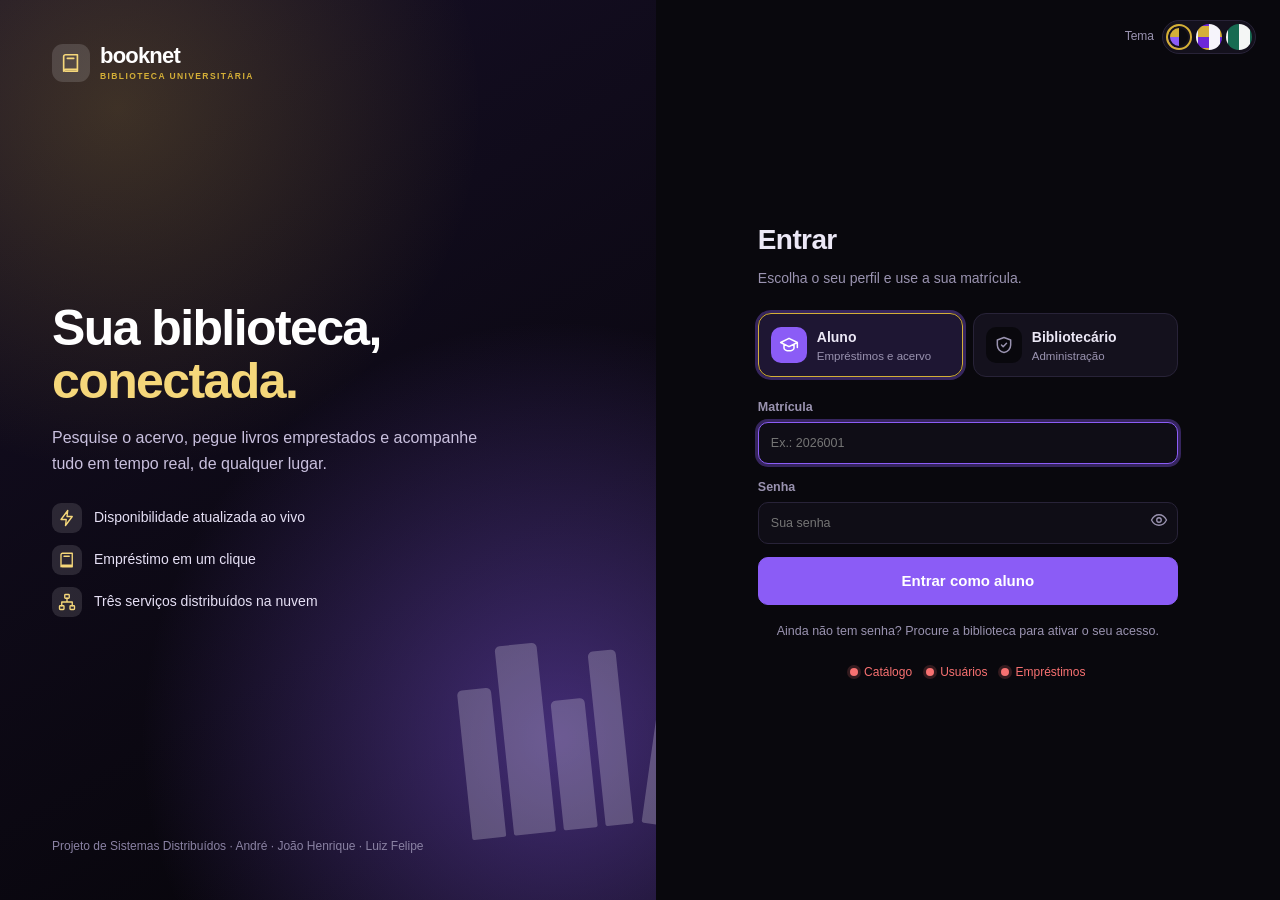
<file: cliente/index.html>
<!DOCTYPE html>
<html lang="pt-BR">
<head>
  <meta charset="UTF-8">
  <meta name="viewport" content="width=device-width, initial-scale=1">
  <meta name="description" content="BookNet — biblioteca universitária: acervo, empréstimos e devoluções em tempo real.">
  <meta name="theme-color" content="#09080d">
  <script>
    // Aplica o tema salvo antes de desenhar a página (evita piscar o tema errado).
    try { document.documentElement.dataset.tema = localStorage.getItem("booknet.tema") || "noite"; }
    catch (e) { document.documentElement.dataset.tema = "noite"; }
  </script>
  <title>BookNet · Biblioteca Universitária</title>
  <link rel="icon" href="data:image/svg+xml,%3Csvg xmlns='http://www.w3.org/2000/svg' viewBox='0 0 32 32'%3E%3Crect width='32' height='32' rx='8' fill='%23176b52'/%3E%3Cpath d='M9 8h9a5 5 0 0 1 0 10h-9zM9 18h10a5 5 0 0 1 0 10H9z' fill='none' stroke='white' stroke-width='3'/%3E%3C/svg%3E">
  <link rel="stylesheet" href="style.css">
  <script src="config.js" defer></script>
  <script src="app.js" defer></script>
</head>
<body>
  <svg class="icones" xmlns="http://www.w3.org/2000/svg" aria-hidden="true">
    <symbol id="i-livro" viewBox="0 0 24 24"><path d="M4 5a2 2 0 0 1 2-2h13v16H6a2 2 0 0 0-2 2zm0 16a2 2 0 0 1 2-2h13v2H6a2 2 0 0 1-2-2M8 7h7"/></symbol>
    <symbol id="i-aluno" viewBox="0 0 24 24"><path d="m2 9 10-5 10 5-10 5zm4 2.5V16c0 1.5 3 3 6 3s6-1.5 6-3v-4.5M22 9v6"/></symbol>
    <symbol id="i-escudo" viewBox="0 0 24 24"><path d="M12 3 4 6v6c0 4.5 3.4 8.3 8 9 4.6-.7 8-4.5 8-9V6zm-3 9 2 2 4-4"/></symbol>
    <symbol id="i-sair" viewBox="0 0 24 24"><path d="M15 4h3a2 2 0 0 1 2 2v12a2 2 0 0 1-2 2h-3M10 17l5-5-5-5M15 12H4"/></symbol>
    <symbol id="i-busca" viewBox="0 0 24 24"><circle cx="11" cy="11" r="7"/><path d="m20 20-4-4"/></symbol>
    <symbol id="i-olho" viewBox="0 0 24 24"><path d="M2 12s3.5-7 10-7 10 7 10 7-3.5 7-10 7S2 12 2 12"/><circle cx="12" cy="12" r="3"/></symbol>
    <symbol id="i-raio" viewBox="0 0 24 24"><path d="M13 2 4 14h7l-1 8 9-12h-7z"/></symbol>
    <symbol id="i-rede" viewBox="0 0 24 24"><rect x="9" y="2" width="6" height="5" rx="1"/><rect x="2" y="17" width="6" height="5" rx="1"/><rect x="16" y="17" width="6" height="5" rx="1"/><path d="M12 7v5M5 17v-5h14v5"/></symbol>
    <symbol id="i-relogio" viewBox="0 0 24 24"><circle cx="12" cy="12" r="9"/><path d="M12 7v5l3 2"/></symbol>
  </svg>

  <!-- ===================== LOGIN ===================== -->
  <section class="login" id="tela-login" hidden>
    <div class="login-arte">
      <div class="marca marca-clara">
        <span class="marca-icone"><svg class="icone"><use href="#i-livro"/></svg></span>
        <span>booknet<small>BIBLIOTECA UNIVERSITÁRIA</small></span>
      </div>
      <div class="login-chamada">
        <h1>Sua biblioteca,<br><em>conectada.</em></h1>
        <p>Pesquise o acervo, pegue livros emprestados e acompanhe tudo em tempo real, de qualquer lugar.</p>
        <ul class="login-recursos">
          <li><svg class="icone"><use href="#i-raio"/></svg>Disponibilidade atualizada ao vivo</li>
          <li><svg class="icone"><use href="#i-livro"/></svg>Empréstimo em um clique</li>
          <li><svg class="icone"><use href="#i-rede"/></svg>Três serviços distribuídos na nuvem</li>
        </ul>
      </div>
      <p class="login-rodape">Projeto de Sistemas Distribuídos · André · João Henrique · Luiz Felipe</p>
      <div class="livros-deco" aria-hidden="true"><i></i><i></i><i></i><i></i><i></i></div>
    </div>

    <div class="login-painel">
      <div class="login-tema"><span>Tema</span><div class="seletor-tema" data-seletor-tema></div></div>
      <div class="login-cartao">
        <h2>Entrar</h2>
        <p class="suave">Escolha o seu perfil e use a sua matrícula.</p>

        <div class="perfis" role="tablist" aria-label="Perfil de acesso">
          <button type="button" class="perfil is-ativo" role="tab" aria-selected="true" data-perfil="ALUNO">
            <svg class="icone"><use href="#i-aluno"/></svg><span><b>Aluno</b><small>Empréstimos e acervo</small></span>
          </button>
          <button type="button" class="perfil" role="tab" aria-selected="false" data-perfil="BIBLIOTECARIO">
            <svg class="icone"><use href="#i-escudo"/></svg><span><b>Bibliotecário</b><small>Administração</small></span>
          </button>
        </div>

        <form id="form-login" novalidate>
          <label>Matrícula
            <input name="matricula" autocomplete="username" required placeholder="Ex.: 2026001">
          </label>
          <label>Senha
            <span class="campo-senha">
              <input name="senha" type="password" autocomplete="current-password" required placeholder="Sua senha">
              <button type="button" class="mostrar-senha" aria-label="Mostrar senha" title="Mostrar senha"><svg class="icone"><use href="#i-olho"/></svg></button>
            </span>
          </label>
          <p class="erro-login" id="erro-login" role="alert" hidden></p>
          <button type="submit" class="botao primario largo" id="botao-entrar">Entrar como aluno</button>
        </form>
        <p class="login-ajuda" id="login-ajuda">Ainda não tem senha? Procure a biblioteca para ativar o seu acesso.</p>
        <div class="login-servicos" id="login-servicos" role="status"></div>
      </div>
    </div>
  </section>

  <!-- ===================== APLICAÇÃO ===================== -->
  <div id="tela-app" hidden>
    <header class="topo">
      <div class="marca">
        <span class="marca-icone"><svg class="icone"><use href="#i-livro"/></svg></span>
        <span>booknet<small id="marca-perfil">BIBLIOTECA</small></span>
      </div>
      <nav class="abas" id="abas" aria-label="Seções"></nav>
      <div class="topo-direita">
        <div class="seletor-tema" data-seletor-tema></div>
        <div class="status-grupo" id="status-servicos" role="status" aria-label="Estado dos serviços"></div>
        <span class="status" id="status-ws" title="Canal de eventos em tempo real"><span class="ponto"></span><span class="status-texto">Conectando…</span></span>
        <div class="usuario-chip">
          <span class="avatar" id="avatar" aria-hidden="true"></span>
          <span class="usuario-dados"><b id="usuario-nome"></b><small id="usuario-papel"></small></span>
          <button type="button" class="botao-icone" id="botao-sair" title="Sair" aria-label="Sair"><svg class="icone"><use href="#i-sair"/></svg></button>
        </div>
      </div>
    </header>

    <div class="aviso-nuvem" id="aviso-nuvem" role="status" hidden>
      <span class="spinner" aria-hidden="true"></span>
      Acordando os serviços na nuvem… No plano gratuito, serviços sem uso dormem e levam até 1 minuto para voltar. A página continua sozinha.
    </div>

    <main>
      <!-- Painel do bibliotecário -->
      <section class="painel" id="aba-painel" hidden>
        <div class="cabecalho-painel">
          <div><p class="sobretitulo" id="saudacao">Olá</p><h1>Painel da biblioteca</h1></div>
        </div>
        <div class="kpis" id="kpis"></div>
        <div class="grade-2">
          <article class="cartao">
            <div class="cartao-titulo"><h2>Ao vivo</h2><span class="etiqueta">WebSocket</span></div>
            <p class="dica">Movimentos de qualquer computador, assim que acontecem.</p>
            <ol class="feed" id="feed-eventos"><li class="vazio-feed">Nenhum evento ainda.</li></ol>
          </article>
          <article class="cartao">
            <div class="cartao-titulo"><h2>Saúde do sistema</h2><span class="etiqueta">V5</span></div>
            <div id="saude-sistema" class="saude"></div>
            <div class="acoes"><button type="button" class="botao" id="botao-reconciliar">Verificar exemplares presos</button></div>
            <p class="dica" id="resultado-reconciliacao"></p>
          </article>
        </div>
      </section>

      <!-- Acervo (os dois perfis) -->
      <section class="painel" id="aba-acervo" hidden>
        <div class="cabecalho-painel">
          <div><p class="sobretitulo">Catálogo</p><h1>Acervo</h1><p class="suave" id="acervo-sub">Pesquise livros e veja a disponibilidade de cada exemplar.</p></div>
          <form class="busca" id="busca-livros" role="search">
            <svg class="icone"><use href="#i-busca"/></svg>
            <input type="search" name="q" placeholder="Título, autor ou ISBN" aria-label="Pesquisar livros">
            <button type="submit" class="botao primario">Pesquisar</button>
          </form>
        </div>
        <div class="layout">
          <div id="lista-livros" class="lista" aria-live="polite"></div>
          <aside class="cartao formulario somente-biblio">
            <h2 id="titulo-form-livro">Novo livro</h2>
            <form id="form-livro">
              <input type="hidden" name="registro_id">
              <label>Título<input name="titulo" required maxlength="255"></label>
              <label>Autor<input name="autor" required maxlength="255"></label>
              <label>ISBN<input name="isbn" required maxlength="20"></label>
              <label class="marcar"><input type="checkbox" name="ativo" checked> Ativo no acervo</label>
              <div class="acoes">
                <button type="submit" class="botao primario">Salvar livro</button>
                <button type="button" class="botao" id="cancelar-livro" hidden>Cancelar</button>
              </div>
            </form>
          </aside>
        </div>
      </section>

      <!-- Meus empréstimos (aluno) -->
      <section class="painel" id="aba-meus" hidden>
        <div class="cabecalho-painel">
          <div><p class="sobretitulo">Minha conta</p><h1>Meus empréstimos</h1><p class="suave">Até 3 livros ao mesmo tempo. Devolva no prazo para continuar pegando livros.</p></div>
        </div>
        <div class="kpis kpis-3" id="kpis-aluno"></div>
        <div id="lista-meus" class="lista" aria-live="polite"></div>
      </section>

      <!-- Usuários (bibliotecário) -->
      <section class="painel" id="aba-usuarios" hidden>
        <div class="cabecalho-painel">
          <div><p class="sobretitulo">Administração</p><h1>Usuários</h1><p class="suave">Alunos e bibliotecários. Defina uma senha para liberar o acesso.</p></div>
          <form class="busca" id="busca-usuarios" role="search">
            <svg class="icone"><use href="#i-busca"/></svg>
            <input type="search" name="q" placeholder="Nome, e-mail ou matrícula" aria-label="Pesquisar usuários">
            <select name="tipo" aria-label="Tipo de usuário">
              <option value="">Todos</option>
              <option value="ALUNO">Alunos</option>
              <option value="BIBLIOTECARIO">Bibliotecários</option>
            </select>
            <button type="submit" class="botao primario">Pesquisar</button>
          </form>
        </div>
        <div class="layout">
          <div id="lista-usuarios" class="lista" aria-live="polite"></div>
          <aside class="cartao formulario">
            <h2 id="titulo-form-usuario">Novo usuário</h2>
            <form id="form-usuario">
              <input type="hidden" name="registro_id">
              <label>Nome<input name="nome" required maxlength="255"></label>
              <label>E-mail<input name="email" type="email" required maxlength="255"></label>
              <label>Matrícula<input name="matricula" required maxlength="30"></label>
              <label>Tipo
                <select name="tipo">
                  <option value="ALUNO">Aluno</option>
                  <option value="BIBLIOTECARIO">Bibliotecário</option>
                </select>
              </label>
              <label>Senha <span class="suave" id="dica-senha">(mínimo de 6 caracteres)</span>
                <input name="senha" type="password" minlength="6" maxlength="128" autocomplete="new-password">
              </label>
              <label class="marcar"><input type="checkbox" name="ativo" checked> Ativo</label>
              <div class="acoes">
                <button type="submit" class="botao primario">Salvar usuário</button>
                <button type="button" class="botao" id="cancelar-usuario" hidden>Cancelar</button>
              </div>
            </form>
          </aside>
        </div>
      </section>

      <!-- Empréstimos (bibliotecário) -->
      <section class="painel" id="aba-emprestimos" hidden>
        <div class="cabecalho-painel">
          <div><p class="sobretitulo">Circulação</p><h1>Empréstimos</h1><p class="suave">Registre retiradas e devoluções. Limite de 3 empréstimos ativos por usuário.</p></div>
          <div class="filtros" role="group" aria-label="Filtrar empréstimos">
            <button type="button" class="chip is-ativo" data-filtro="">Todos</button>
            <button type="button" class="chip" data-filtro="status=ATIVO">Ativos</button>
            <button type="button" class="chip" data-filtro="atrasados=true">Atrasados</button>
            <button type="button" class="chip" data-filtro="status=DEVOLVIDO">Devolvidos</button>
          </div>
        </div>
        <div class="layout">
          <div id="lista-emprestimos" class="lista" aria-live="polite"></div>
          <aside class="cartao formulario">
            <h2>Novo empréstimo</h2>
            <form id="form-emprestimo">
              <label>Usuário<select name="usuario_id" required id="select-usuario"></select></label>
              <label>ID do exemplar<input name="exemplar_id" type="number" min="1" required></label>
              <p class="dica" id="info-exemplar">Dica: use o botão “Emprestar” no Acervo.</p>
              <label>Prazo (dias)<input name="prazo_dias" type="number" min="1" max="60" value="14" required></label>
              <div class="acoes"><button type="submit" class="botao primario">Registrar empréstimo</button></div>
            </form>
          </aside>
        </div>
      </section>
    </main>
  </div>

  <div class="toasts" id="toasts" aria-live="assertive"></div>
</body>
</html>
</file>
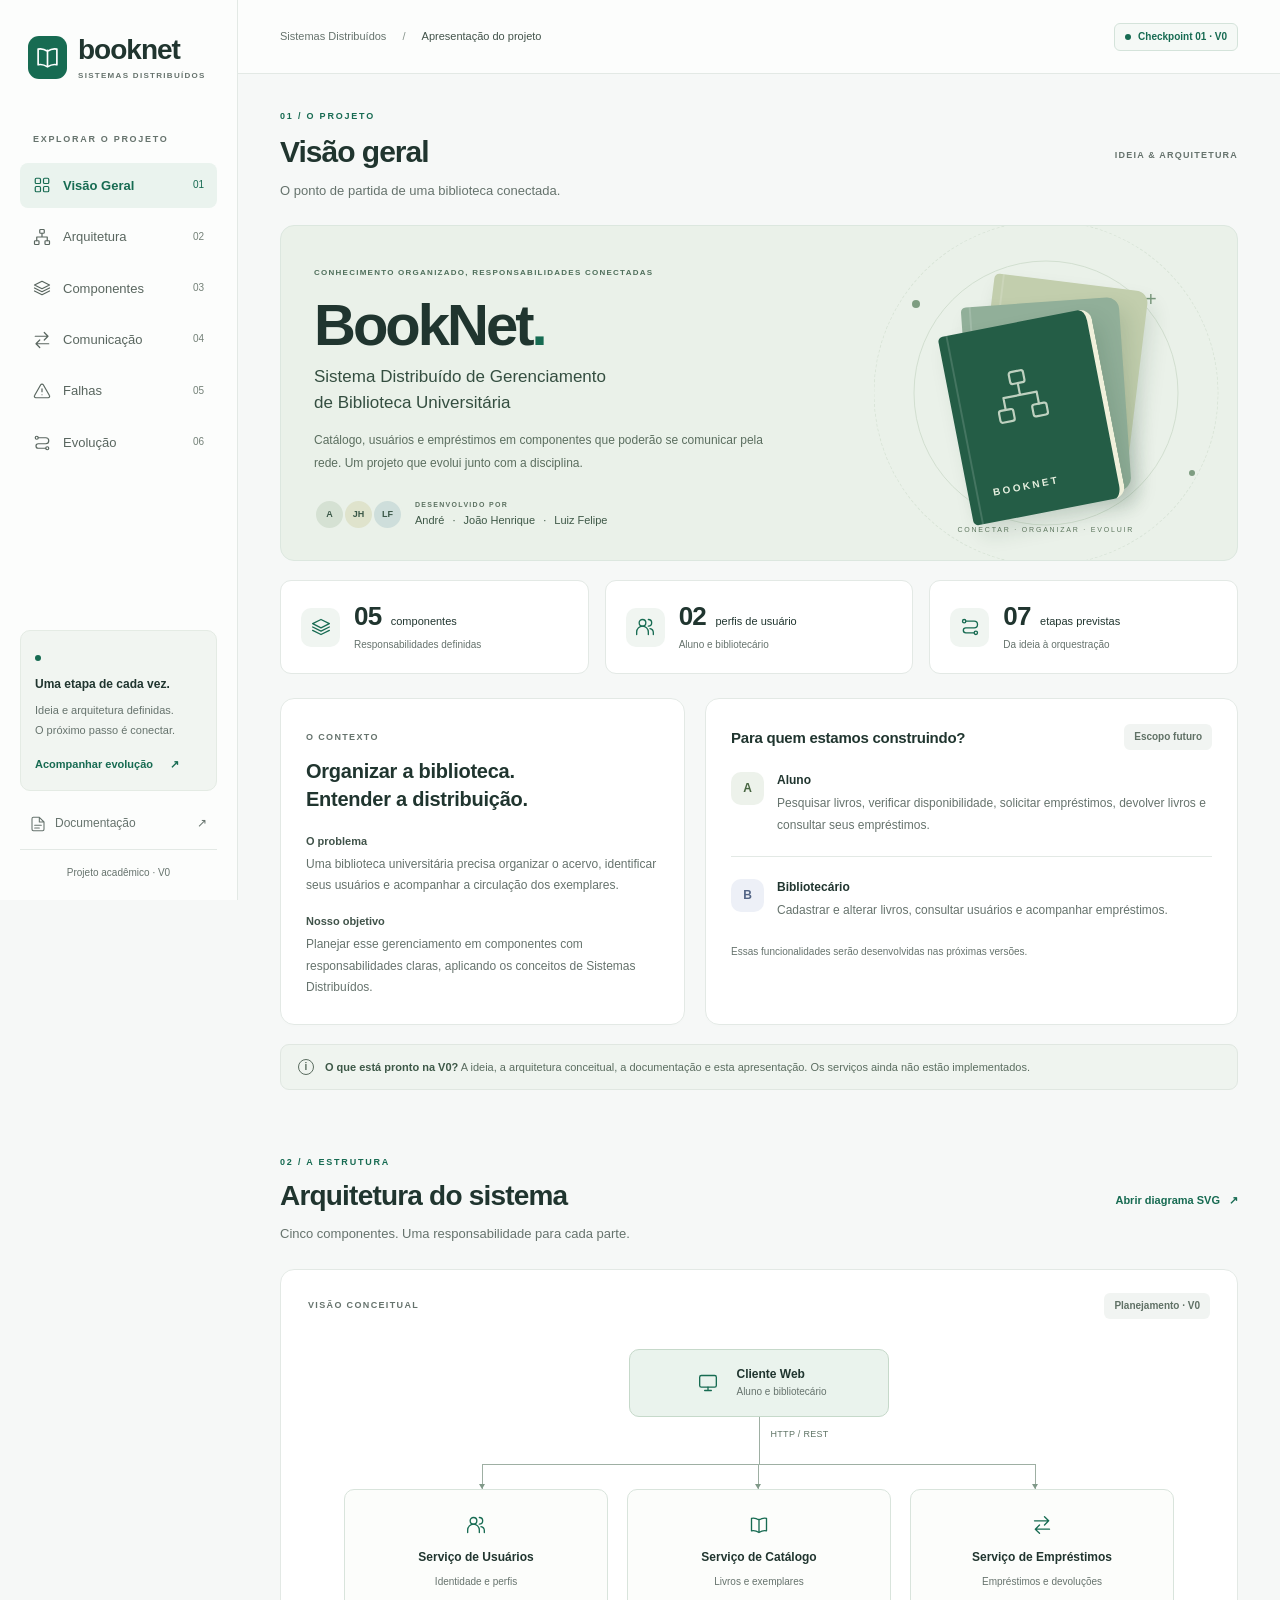
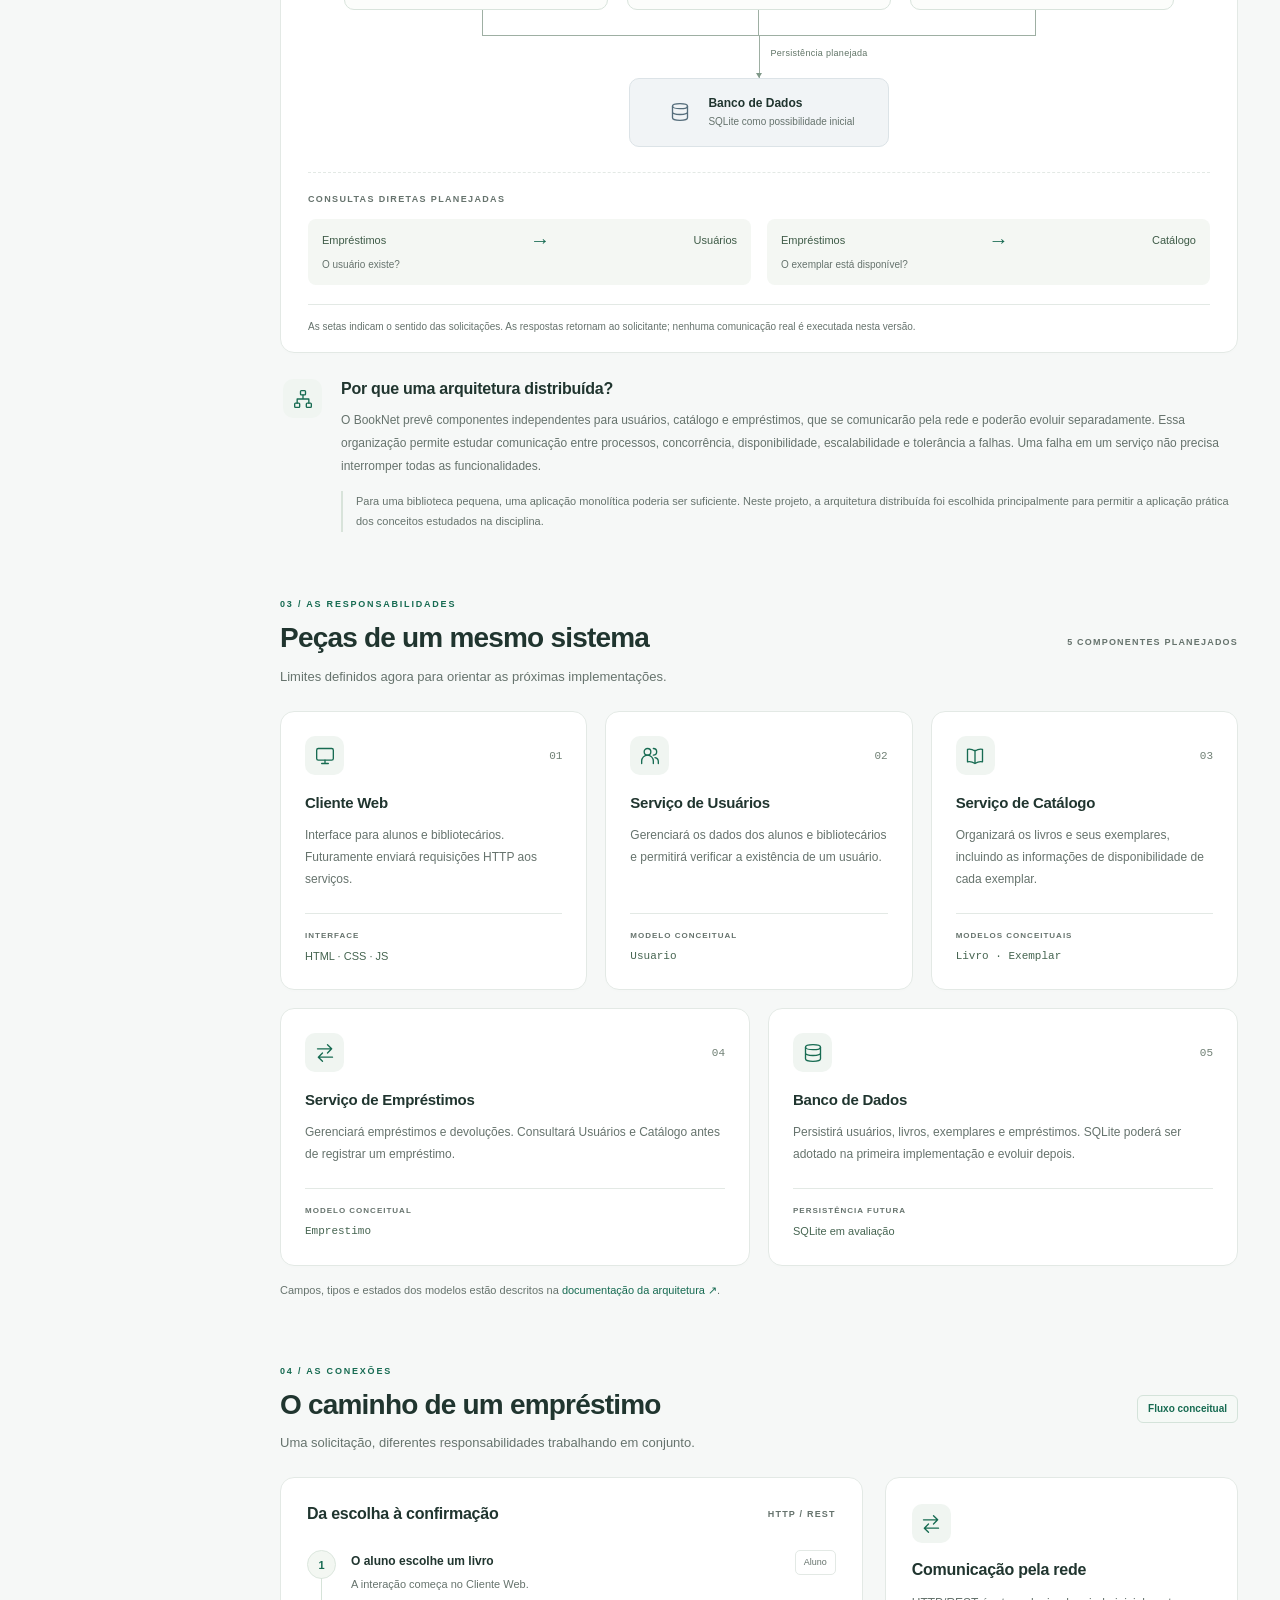
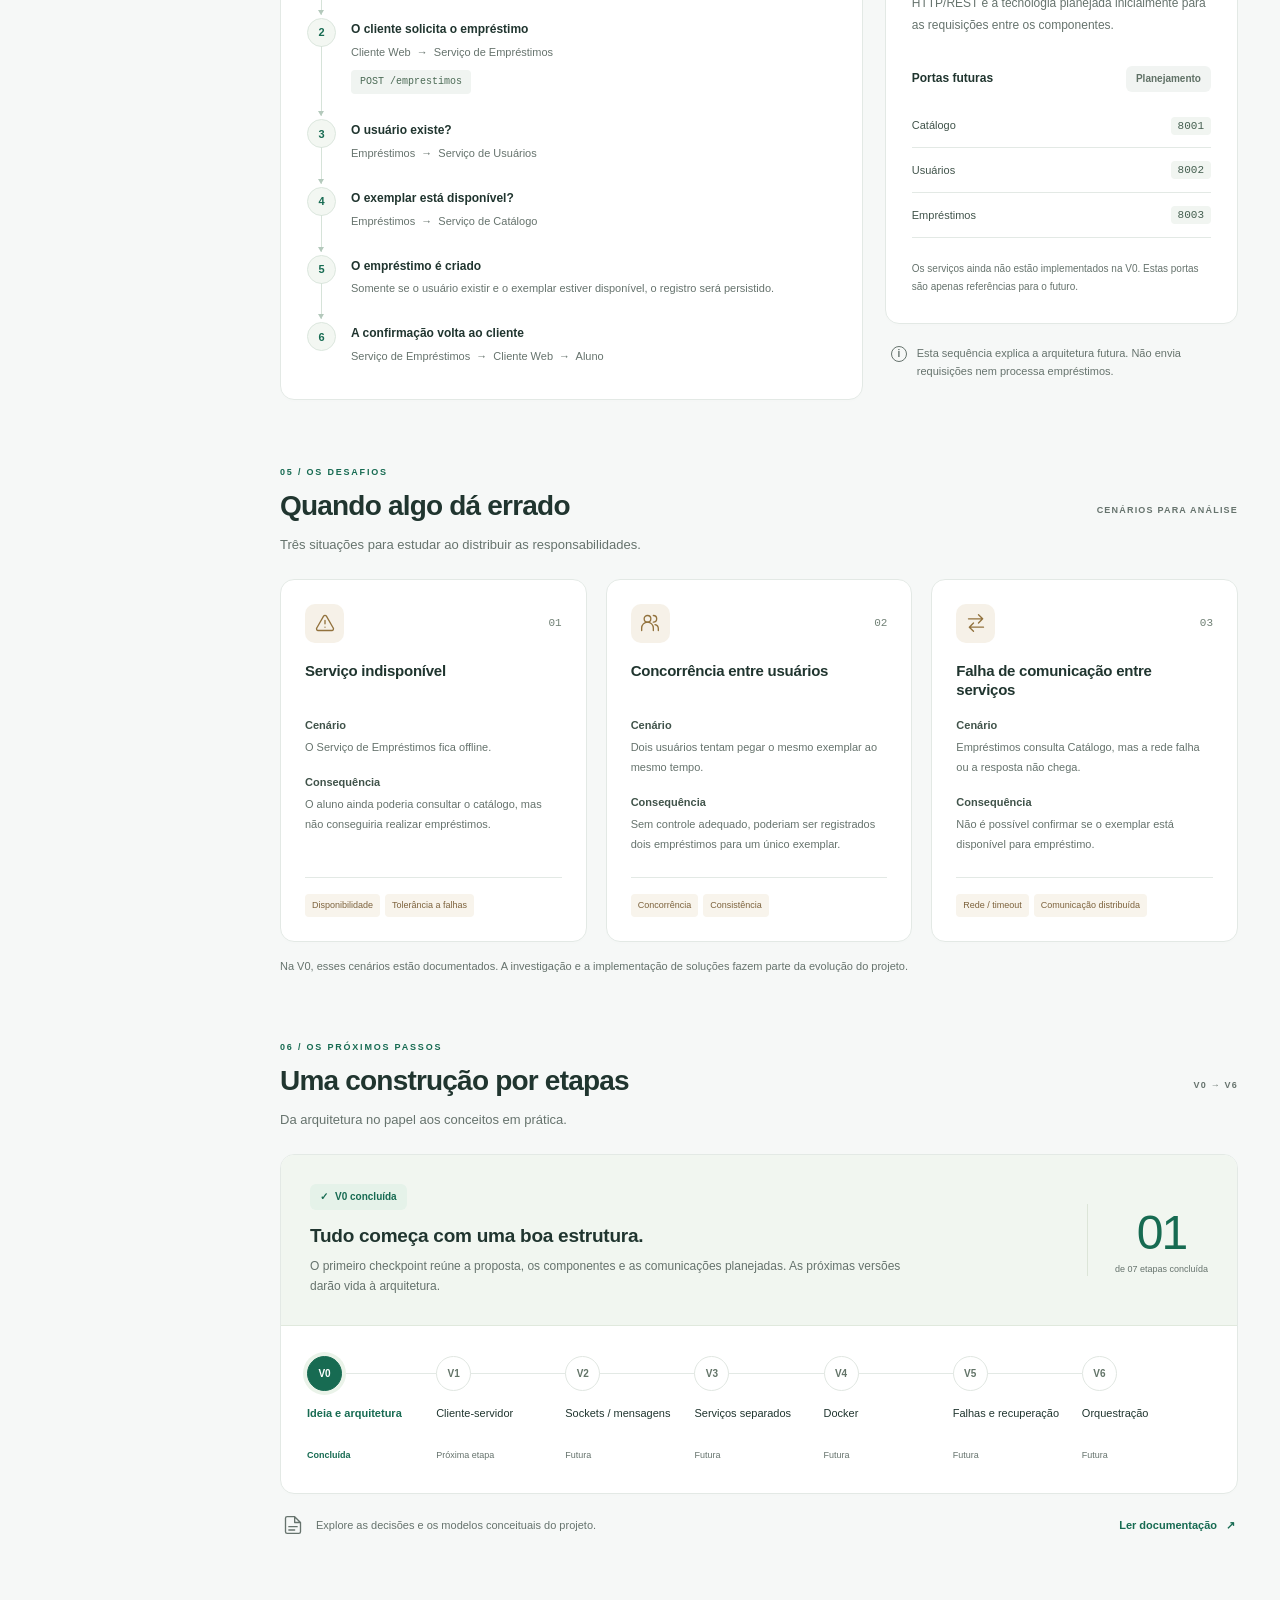
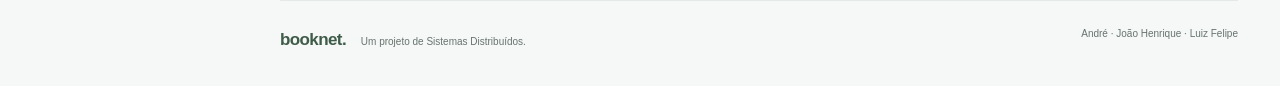
<file: dashboard/index.html>
<!DOCTYPE html>
<html lang="pt-BR">
<head>
  <meta charset="UTF-8">
  <meta name="viewport" content="width=device-width, initial-scale=1">
  <meta name="description" content="BookNet — apresentação acadêmica da arquitetura de um sistema distribuído para uma biblioteca universitária. Checkpoint 01, versão V0.">
  <meta name="theme-color" content="#176b52">
  <title>BookNet · Sistemas Distribuídos</title>
  <link rel="icon" href="data:,">
  <link rel="stylesheet" href="style.css">
  <script src="script.js" defer></script>
</head>
<body id="topo">
  <a class="skip-link" href="#conteudo">Pular para o conteúdo</a>
  <svg class="icon-definitions" xmlns="http://www.w3.org/2000/svg" aria-hidden="true">
    <symbol id="icon-book" viewBox="0 0 24 24"><path d="M12 5v15M3 4c4-1 6 0 9 2 3-2 5-3 9-2v15c-4-1-6 0-9 2-3-2-5-3-9-2Z"/></symbol>
    <symbol id="icon-grid" viewBox="0 0 24 24"><rect x="3" y="3" width="7" height="7" rx="1.5"/><rect x="14" y="3" width="7" height="7" rx="1.5"/><rect x="3" y="14" width="7" height="7" rx="1.5"/><rect x="14" y="14" width="7" height="7" rx="1.5"/></symbol>
    <symbol id="icon-network" viewBox="0 0 24 24"><rect x="9" y="2" width="6" height="5" rx="1"/><rect x="2" y="17" width="6" height="5" rx="1"/><rect x="16" y="17" width="6" height="5" rx="1"/><path d="M12 7v5M5 17v-5h14v5"/></symbol>
    <symbol id="icon-layers" viewBox="0 0 24 24"><path d="m12 3 10 5-10 5L2 8Zm-10 9 10 5 10-5M2 16l10 5 10-5"/></symbol>
    <symbol id="icon-arrows" viewBox="0 0 24 24"><path d="M3 7h17m-5-5 5 5-5 5M21 17H4m5-5-5 5 5 5"/></symbol>
    <symbol id="icon-alert" viewBox="0 0 24 24"><path d="m10.3 3.7-8 14A2 2 0 0 0 4 21h16a2 2 0 0 0 1.7-3.3l-8-14a2 2 0 0 0-3.4 0ZM12 9v4m0 4h.01"/></symbol>
    <symbol id="icon-route" viewBox="0 0 24 24"><circle cx="5" cy="5" r="2"/><circle cx="19" cy="19" r="2"/><path d="M7 5h10a4 4 0 0 1 0 8H7a3 3 0 0 0 0 6h10"/></symbol>
    <symbol id="icon-users" viewBox="0 0 24 24"><circle cx="9" cy="7" r="4"/><path d="M2 21v-3a7 7 0 0 1 14 0v3M16 3a4 4 0 0 1 0 8m2 3a5 5 0 0 1 4 5v2"/></symbol>
    <symbol id="icon-monitor" viewBox="0 0 24 24"><rect x="2" y="3" width="20" height="14" rx="2"/><path d="M8 21h8m-4-4v4"/></symbol>
    <symbol id="icon-database" viewBox="0 0 24 24"><ellipse cx="12" cy="5" rx="9" ry="3"/><path d="M3 5v14c0 4 18 4 18 0V5M3 12c0 4 18 4 18 0"/></symbol>
    <symbol id="icon-arrow" viewBox="0 0 24 24"><path d="M4 12h16m-6-6 6 6-6 6"/></symbol>
    <symbol id="icon-file" viewBox="0 0 24 24"><path d="M14 2H5a2 2 0 0 0-2 2v16a2 2 0 0 0 2 2h14a2 2 0 0 0 2-2V9Zm0 0v7h7M7 14h10M7 18h7"/></symbol>
  </svg>

  <aside class="sidebar" aria-label="Painel do projeto">
    <a class="brand" href="#visao-geral" aria-label="BookNet — início">
      <span class="brand-mark"><svg class="icon" aria-hidden="true"><use href="#icon-book"/></svg></span>
      <span>booknet<span class="brand-caption">SISTEMAS DISTRIBUÍDOS</span></span>
    </a>
    <p class="sidebar-label">EXPLORAR O PROJETO</p>
    <nav class="section-nav" aria-label="Seções do projeto">
      <a class="nav-link is-active" href="#visao-geral" aria-current="location"><svg class="icon" aria-hidden="true"><use href="#icon-grid"/></svg>Visão Geral<span class="nav-number">01</span></a>
      <a class="nav-link" href="#arquitetura"><svg class="icon" aria-hidden="true"><use href="#icon-network"/></svg>Arquitetura<span class="nav-number">02</span></a>
      <a class="nav-link" href="#componentes"><svg class="icon" aria-hidden="true"><use href="#icon-layers"/></svg>Componentes<span class="nav-number">03</span></a>
      <a class="nav-link" href="#comunicacao"><svg class="icon" aria-hidden="true"><use href="#icon-arrows"/></svg>Comunicação<span class="nav-number">04</span></a>
      <a class="nav-link" href="#falhas"><svg class="icon" aria-hidden="true"><use href="#icon-alert"/></svg>Falhas<span class="nav-number">05</span></a>
      <a class="nav-link" href="#evolucao"><svg class="icon" aria-hidden="true"><use href="#icon-route"/></svg>Evolução<span class="nav-number">06</span></a>
    </nav>
    <div class="sidebar-bottom">
      <div class="checkpoint-note"><span class="status-dot" aria-hidden="true"></span><strong>Uma etapa de cada vez.</strong><p>Ideia e arquitetura definidas.<br>O próximo passo é conectar.</p><a href="#evolucao">Acompanhar evolução <span aria-hidden="true">↗</span></a></div>
      <a class="documentation-link" href="../docs/arquitetura.md"><svg class="icon" aria-hidden="true"><use href="#icon-file"/></svg>Documentação <span aria-hidden="true">↗</span></a>
      <p class="sidebar-footnote">Projeto acadêmico · V0</p>
    </div>
  </aside>

  <div class="page">
    <header class="topbar"><p>Sistemas Distribuídos <span aria-hidden="true">/</span> <strong>Apresentação do projeto</strong></p><span class="badge badge-outline"><span class="status-dot" aria-hidden="true"></span>Checkpoint 01 · V0</span></header>
    <main id="conteudo" tabindex="-1">
      <section class="section overview" id="visao-geral" aria-labelledby="titulo-visao">
        <div class="section-heading"><div><p class="eyebrow">01 / O PROJETO</p><h1 id="titulo-visao">Visão geral</h1><p>O ponto de partida de uma biblioteca conectada.</p></div><span class="quiet-label">IDEIA &amp; ARQUITETURA</span></div>

        <div class="hero">
          <div class="hero-copy"><span class="hero-eyebrow">CONHECIMENTO ORGANIZADO, RESPONSABILIDADES CONECTADAS</span><h2>BookNet<span>.</span></h2><p class="hero-subtitle">Sistema Distribuído de Gerenciamento<br class="desktop-break"> de Biblioteca Universitária</p><p class="hero-description">Catálogo, usuários e empréstimos em componentes que poderão se comunicar pela rede. Um projeto que evolui junto com a disciplina.</p><div class="hero-team"><span class="team-avatars" aria-hidden="true"><span>A</span><span>JH</span><span>LF</span></span><div><span class="small-label">DESENVOLVIDO POR</span><p>André <span>·</span> João Henrique <span>·</span> Luiz Felipe</p></div></div></div>
          <div class="hero-art" aria-hidden="true"><div class="art-orbit orbit-one"></div><div class="art-orbit orbit-two"></div><span class="art-dot dot-one"></span><span class="art-dot dot-two"></span><span class="art-plus">+</span><div class="book-stack"><div class="art-book book-back"><i></i><span>USUÁRIOS</span></div><div class="art-book book-middle"><i></i><span>CATÁLOGO</span></div><div class="art-book book-front"><i></i><svg class="icon"><use href="#icon-network"/></svg><span>BOOKNET</span></div></div><span class="art-caption">CONECTAR · ORGANIZAR · EVOLUIR</span></div>
        </div>

        <div class="stats-grid" aria-label="Resumo do planejamento">
          <div class="stat-card"><span class="icon-tile"><svg class="icon" aria-hidden="true"><use href="#icon-layers"/></svg></span><div><strong>05 <span>componentes</span></strong><p>Responsabilidades definidas</p></div></div>
          <div class="stat-card"><span class="icon-tile"><svg class="icon" aria-hidden="true"><use href="#icon-users"/></svg></span><div><strong>02 <span>perfis de usuário</span></strong><p>Aluno e bibliotecário</p></div></div>
          <div class="stat-card"><span class="icon-tile"><svg class="icon" aria-hidden="true"><use href="#icon-route"/></svg></span><div><strong>07 <span>etapas previstas</span></strong><p>Da ideia à orquestração</p></div></div>
        </div>

        <div class="overview-grid">
          <article class="card context-card reveal"><span class="card-kicker">O CONTEXTO</span><h3>Organizar a biblioteca.<br>Entender a distribuição.</h3><dl><dt>O problema</dt><dd>Uma biblioteca universitária precisa organizar o acervo, identificar seus usuários e acompanhar a circulação dos exemplares.</dd><dt>Nosso objetivo</dt><dd>Planejar esse gerenciamento em componentes com responsabilidades claras, aplicando os conceitos de Sistemas Distribuídos.</dd></dl></article>
          <article class="card users-card reveal"><div class="card-title-row"><h3>Para quem estamos construindo?</h3><span class="badge badge-neutral">Escopo futuro</span></div><div class="user-profile"><span class="profile-icon" aria-hidden="true">A</span><div><h4>Aluno</h4><p>Pesquisar livros, verificar disponibilidade, solicitar empréstimos, devolver livros e consultar seus empréstimos.</p></div></div><div class="user-profile"><span class="profile-icon librarian" aria-hidden="true">B</span><div><h4>Bibliotecário</h4><p>Cadastrar e alterar livros, consultar usuários e acompanhar empréstimos.</p></div></div><p class="card-footnote">Essas funcionalidades serão desenvolvidas nas próximas versões.</p></article>
        </div>
        <aside class="scope-note"><span class="note-symbol" aria-hidden="true">i</span><p><strong>O que está pronto na V0?</strong> A ideia, a arquitetura conceitual, a documentação e esta apresentação. Os serviços ainda não estão implementados.</p></aside>
      </section>

      <section class="section" id="arquitetura" aria-labelledby="titulo-arquitetura">
        <div class="section-heading"><div><p class="eyebrow">02 / A ESTRUTURA</p><h2 id="titulo-arquitetura">Arquitetura do sistema</h2><p>Cinco componentes. Uma responsabilidade para cada parte.</p></div><a class="text-link" href="../docs/arquitetura.svg">Abrir diagrama SVG <span aria-hidden="true">↗</span></a></div>
        <figure class="card architecture-card reveal">
          <div class="diagram-heading"><span class="card-kicker">VISÃO CONCEITUAL</span><span class="badge badge-neutral">Planejamento · V0</span></div>
          <div class="architecture-network" role="img" aria-label="Arquitetura planejada: o Cliente Web envia requisições HTTP/REST aos serviços de Usuários, Catálogo e Empréstimos. Os três serviços acessam conceitualmente o Banco de Dados. Empréstimos também consulta diretamente Usuários e Catálogo.">
            <div class="diagram-node client-node"><span class="node-icon"><svg class="icon" aria-hidden="true"><use href="#icon-monitor"/></svg></span><div><strong>Cliente Web</strong><span>Aluno e bibliotecário</span></div></div>
            <div class="protocol-line"><span>HTTP / REST</span></div>
            <div class="service-branch" aria-hidden="true"><i></i><i></i><i></i></div>
            <div class="service-nodes">
              <div class="diagram-node"><span class="node-icon"><svg class="icon" aria-hidden="true"><use href="#icon-users"/></svg></span><strong>Serviço de Usuários</strong><span>Identidade e perfis</span></div>
              <div class="diagram-node"><span class="node-icon"><svg class="icon" aria-hidden="true"><use href="#icon-book"/></svg></span><strong>Serviço de Catálogo</strong><span>Livros e exemplares</span></div>
              <div class="diagram-node"><span class="node-icon"><svg class="icon" aria-hidden="true"><use href="#icon-arrows"/></svg></span><strong>Serviço de Empréstimos</strong><span>Empréstimos e devoluções</span></div>
            </div>
            <div class="database-branch" aria-hidden="true"><i></i><i></i><i></i></div>
            <div class="storage-line"><span>Persistência planejada</span></div>
            <div class="diagram-node database-node"><span class="node-icon"><svg class="icon" aria-hidden="true"><use href="#icon-database"/></svg></span><div><strong>Banco de Dados</strong><span>SQLite como possibilidade inicial</span></div></div>
          </div>
          <div class="consultation-routes"><p class="card-kicker">CONSULTAS DIRETAS PLANEJADAS</p><div class="route-list"><div class="consultation-route"><span>Empréstimos</span><span class="route-arrow" aria-hidden="true">→</span><span>Usuários</span><small>O usuário existe?</small></div><div class="consultation-route"><span>Empréstimos</span><span class="route-arrow" aria-hidden="true">→</span><span>Catálogo</span><small>O exemplar está disponível?</small></div></div></div>
          <figcaption>As setas indicam o sentido das solicitações. As respostas retornam ao solicitante; nenhuma comunicação real é executada nesta versão.</figcaption>
        </figure>
        <div class="distribution-note reveal"><span class="icon-tile"><svg class="icon" aria-hidden="true"><use href="#icon-network"/></svg></span><div><h3>Por que uma arquitetura distribuída?</h3><p>O BookNet prevê componentes independentes para usuários, catálogo e empréstimos, que se comunicarão pela rede e poderão evoluir separadamente. Essa organização permite estudar comunicação entre processos, concorrência, disponibilidade, escalabilidade e tolerância a falhas. Uma falha em um serviço não precisa interromper todas as funcionalidades.</p><p class="academic-note">Para uma biblioteca pequena, uma aplicação monolítica poderia ser suficiente. Neste projeto, a arquitetura distribuída foi escolhida principalmente para permitir a aplicação prática dos conceitos estudados na disciplina.</p></div></div>
      </section>

      <section class="section" id="componentes" aria-labelledby="titulo-componentes">
        <div class="section-heading"><div><p class="eyebrow">03 / AS RESPONSABILIDADES</p><h2 id="titulo-componentes">Peças de um mesmo sistema</h2><p>Limites definidos agora para orientar as próximas implementações.</p></div><span class="quiet-label">5 COMPONENTES PLANEJADOS</span></div>
        <div class="components-grid">
          <article class="card component-card reveal"><div class="component-top"><span class="icon-tile"><svg class="icon" aria-hidden="true"><use href="#icon-monitor"/></svg></span><span class="component-number">01</span></div><h3>Cliente Web</h3><p>Interface para alunos e bibliotecários. Futuramente enviará requisições HTTP aos serviços.</p><div class="component-meta"><span>INTERFACE</span><span>HTML · CSS · JS</span></div></article>
          <article class="card component-card reveal"><div class="component-top"><span class="icon-tile"><svg class="icon" aria-hidden="true"><use href="#icon-users"/></svg></span><span class="component-number">02</span></div><h3>Serviço de Usuários</h3><p>Gerenciará os dados dos alunos e bibliotecários e permitirá verificar a existência de um usuário.</p><div class="component-meta"><span>MODELO CONCEITUAL</span><code>Usuario</code></div></article>
          <article class="card component-card reveal"><div class="component-top"><span class="icon-tile"><svg class="icon" aria-hidden="true"><use href="#icon-book"/></svg></span><span class="component-number">03</span></div><h3>Serviço de Catálogo</h3><p>Organizará os livros e seus exemplares, incluindo as informações de disponibilidade de cada exemplar.</p><div class="component-meta"><span>MODELOS CONCEITUAIS</span><code>Livro · Exemplar</code></div></article>
          <article class="card component-card reveal"><div class="component-top"><span class="icon-tile"><svg class="icon" aria-hidden="true"><use href="#icon-arrows"/></svg></span><span class="component-number">04</span></div><h3>Serviço de Empréstimos</h3><p>Gerenciará empréstimos e devoluções. Consultará Usuários e Catálogo antes de registrar um empréstimo.</p><div class="component-meta"><span>MODELO CONCEITUAL</span><code>Emprestimo</code></div></article>
          <article class="card component-card reveal"><div class="component-top"><span class="icon-tile"><svg class="icon" aria-hidden="true"><use href="#icon-database"/></svg></span><span class="component-number">05</span></div><h3>Banco de Dados</h3><p>Persistirá usuários, livros, exemplares e empréstimos. SQLite poderá ser adotado na primeira implementação e evoluir depois.</p><div class="component-meta"><span>PERSISTÊNCIA FUTURA</span><span>SQLite em avaliação</span></div></article>
        </div>
        <p class="section-footnote">Campos, tipos e estados dos modelos estão descritos na <a href="../docs/arquitetura.md">documentação da arquitetura <span aria-hidden="true">↗</span></a>.</p>
      </section>

      <section class="section" id="comunicacao" aria-labelledby="titulo-comunicacao">
        <div class="section-heading"><div><p class="eyebrow">04 / AS CONEXÕES</p><h2 id="titulo-comunicacao">O caminho de um empréstimo</h2><p>Uma solicitação, diferentes responsabilidades trabalhando em conjunto.</p></div><span class="badge badge-outline">Fluxo conceitual</span></div>
        <div class="communication-grid">
          <div class="card flow-card reveal"><div class="card-title-row"><h3>Da escolha à confirmação</h3><span class="quiet-label">HTTP / REST</span></div><ol class="loan-flow">
            <li><span class="step-number">1</span><div><h4>O aluno escolhe um livro</h4><p>A interação começa no Cliente Web.</p></div><span class="flow-tag">Aluno</span></li>
            <li><span class="step-number">2</span><div><h4>O cliente solicita o empréstimo</h4><p>Cliente Web <span aria-hidden="true">→</span> Serviço de Empréstimos</p><code>POST /emprestimos</code></div></li>
            <li><span class="step-number">3</span><div><h4>O usuário existe?</h4><p>Empréstimos <span aria-hidden="true">→</span> Serviço de Usuários</p></div></li>
            <li><span class="step-number">4</span><div><h4>O exemplar está disponível?</h4><p>Empréstimos <span aria-hidden="true">→</span> Serviço de Catálogo</p></div></li>
            <li><span class="step-number">5</span><div><h4>O empréstimo é criado</h4><p>Somente se o usuário existir e o exemplar estiver disponível, o registro será persistido.</p></div></li>
            <li><span class="step-number">6</span><div><h4>A confirmação volta ao cliente</h4><p>Serviço de Empréstimos <span aria-hidden="true">→</span> Cliente Web <span aria-hidden="true">→</span> Aluno</p></div></li>
          </ol></div>
          <aside class="communication-aside"><div class="card ports-card reveal"><span class="icon-tile"><svg class="icon" aria-hidden="true"><use href="#icon-arrows"/></svg></span><h3>Comunicação pela rede</h3><p>HTTP/REST é a tecnologia planejada inicialmente para as requisições entre os componentes.</p><div class="ports-heading"><h4>Portas futuras</h4><span class="badge badge-neutral">Planejamento</span></div><dl class="port-list"><div><dt>Catálogo</dt><dd><code>8001</code></dd></div><div><dt>Usuários</dt><dd><code>8002</code></dd></div><div><dt>Empréstimos</dt><dd><code>8003</code></dd></div></dl><p class="card-footnote">Os serviços ainda não estão implementados na V0. Estas portas são apenas referências para o futuro.</p></div><div class="flow-note"><span class="note-symbol" aria-hidden="true">i</span><p>Esta sequência explica a arquitetura futura. Não envia requisições nem processa empréstimos.</p></div></aside>
        </div>
      </section>

      <section class="section" id="falhas" aria-labelledby="titulo-falhas">
        <div class="section-heading"><div><p class="eyebrow">05 / OS DESAFIOS</p><h2 id="titulo-falhas">Quando algo dá errado</h2><p>Três situações para estudar ao distribuir as responsabilidades.</p></div><span class="quiet-label">CENÁRIOS PARA ANÁLISE</span></div>
        <div class="failures-grid">
          <article class="card failure-card reveal"><div class="failure-top"><span class="icon-tile warm"><svg class="icon" aria-hidden="true"><use href="#icon-alert"/></svg></span><span class="component-number">01</span></div><h3>Serviço indisponível</h3><dl><dt>Cenário</dt><dd>O Serviço de Empréstimos fica offline.</dd><dt>Consequência</dt><dd>O aluno ainda poderia consultar o catálogo, mas não conseguiria realizar empréstimos.</dd></dl><div class="concept-tags"><span>Disponibilidade</span><span>Tolerância a falhas</span></div></article>
          <article class="card failure-card reveal"><div class="failure-top"><span class="icon-tile warm"><svg class="icon" aria-hidden="true"><use href="#icon-users"/></svg></span><span class="component-number">02</span></div><h3>Concorrência entre usuários</h3><dl><dt>Cenário</dt><dd>Dois usuários tentam pegar o mesmo exemplar ao mesmo tempo.</dd><dt>Consequência</dt><dd>Sem controle adequado, poderiam ser registrados dois empréstimos para um único exemplar.</dd></dl><div class="concept-tags"><span>Concorrência</span><span>Consistência</span></div></article>
          <article class="card failure-card reveal"><div class="failure-top"><span class="icon-tile warm"><svg class="icon" aria-hidden="true"><use href="#icon-arrows"/></svg></span><span class="component-number">03</span></div><h3>Falha de comunicação entre serviços</h3><dl><dt>Cenário</dt><dd>Empréstimos consulta Catálogo, mas a rede falha ou a resposta não chega.</dd><dt>Consequência</dt><dd>Não é possível confirmar se o exemplar está disponível para empréstimo.</dd></dl><div class="concept-tags"><span>Rede / timeout</span><span>Comunicação distribuída</span></div></article>
        </div><p class="section-footnote">Na V0, esses cenários estão documentados. A investigação e a implementação de soluções fazem parte da evolução do projeto.</p>
      </section>

      <section class="section" id="evolucao" aria-labelledby="titulo-evolucao">
        <div class="section-heading"><div><p class="eyebrow">06 / OS PRÓXIMOS PASSOS</p><h2 id="titulo-evolucao">Uma construção por etapas</h2><p>Da arquitetura no papel aos conceitos em prática.</p></div><span class="quiet-label">V0 → V6</span></div>
        <div class="card evolution-card reveal"><div class="evolution-intro"><div><span class="badge badge-success"><span aria-hidden="true">✓</span> V0 concluída</span><h3>Tudo começa com uma boa estrutura.</h3><p>O primeiro checkpoint reúne a proposta, os componentes e as comunicações planejadas. As próximas versões darão vida à arquitetura.</p></div><span class="evolution-count"><strong>01</strong><span>de 07 etapas concluída</span></span></div><ol class="timeline">
          <li class="current"><span class="version">V0</span><div><h4>Ideia e arquitetura</h4><span class="timeline-status">Concluída</span></div></li>
          <li><span class="version">V1</span><div><h4>Cliente-servidor</h4><span class="timeline-status">Próxima etapa</span></div></li>
          <li><span class="version">V2</span><div><h4>Sockets / mensagens</h4><span class="timeline-status">Futura</span></div></li>
          <li><span class="version">V3</span><div><h4>Serviços separados</h4><span class="timeline-status">Futura</span></div></li>
          <li><span class="version">V4</span><div><h4>Docker</h4><span class="timeline-status">Futura</span></div></li>
          <li><span class="version">V5</span><div><h4>Falhas e recuperação</h4><span class="timeline-status">Futura</span></div></li>
          <li><span class="version">V6</span><div><h4>Orquestração</h4><span class="timeline-status">Futura</span></div></li>
        </ol></div>
        <div class="project-files"><svg class="icon" aria-hidden="true"><use href="#icon-file"/></svg><p>Explore as decisões e os modelos conceituais do projeto.</p><a class="text-link" href="../docs/arquitetura.md">Ler documentação <span aria-hidden="true">↗</span></a></div>
      </section>
      <footer class="page-footer"><p><strong>booknet.</strong> <span>Um projeto de Sistemas Distribuídos.</span></p><p>André · João Henrique · Luiz Felipe</p></footer>
    </main>
  </div>
  <a class="back-to-top" href="#topo" aria-label="Voltar ao topo"><span aria-hidden="true">↑</span><span>Voltar ao topo</span></a>
</body>
</html>
</file>
<file: cliente/style.css>
/* =====================================================================
   Temas. Todas as cores vêm destas variáveis.
   - Clássico: o verde original do BookNet (padrão das versões V1 a V5).
   - Noite: preto com roxo e dourado (tema escuro, padrão atual).
   - Dia: roxo e dourado sobre fundo claro.
   A escolha fica em <html data-tema="...">, salva no navegador.
   ===================================================================== */
:root, [data-tema="classico"] {
  color-scheme: light;
  --fundo: #f4f6f5;
  --superficie: #ffffff;
  --campo: #ffffff;
  --tinta: #17302a;
  --suave: #63746e;
  --linha: #e1e8e4;
  --destaque: #176b52;
  --destaque-forte: #0f3d2e;
  --destaque-claro: #e7f3ed;
  --sobre-claro: #176b52;
  --sobre-destaque: #ffffff;
  --acento: #176b52;
  --ambar: #9a5b00;
  --ambar-claro: #fff4df;
  --aviso-borda: #f3dfb8;
  --vermelho: #b42318;
  --vermelho-claro: #fdecea;
  --ok: #2e9d6e;
  --parcial: #d68a00;
  --ponto-neutro: #c2ccc8;
  --anel: rgba(23, 107, 82, .14);
  --perfil-hover: #9fcbb8;
  --topo-fundo: rgba(255, 255, 255, .92);
  --vazio-fundo: rgba(255, 255, 255, .5);
  --selo-neutro: #eef1f0;
  --feed-devolucao: #6b7f78;
  --kpi-destaque: linear-gradient(140deg, #176b52, #0f3d2e);
  --kpi-destaque-borda: transparent;
  --kpi-destaque-suave: #bfe0d3;
  --toast-fundo: #17302a;
  --toast-ao-vivo: #0f3d2e;
  --marca-icone: #176b52;
  --marca-icone-cor: #ffffff;
  --login-fundo: radial-gradient(circle at 15% 15%, #1f8a69 0, transparent 45%), radial-gradient(circle at 90% 85%, #2a7a5e 0, transparent 40%), linear-gradient(150deg, #134d3a, #0b2c21);
  --login-marca-sub: #a9d2c1;
  --login-texto: #cfe6dc;
  --login-item: #e3f1eb;
  --login-rodape: #9cc6b5;
  --login-titulo-destaque: #ffffff;
  --raio: 16px;
  --sombra: 0 1px 2px rgba(15, 61, 46, .05), 0 8px 24px rgba(15, 61, 46, .06);
}

* { box-sizing: border-box; }
html, body { margin: 0; }
body { background: var(--fundo); color: var(--tinta); font: 14px/1.6 "Segoe UI", -apple-system, BlinkMacSystemFont, Roboto, Arial, sans-serif; -webkit-font-smoothing: antialiased; }
h1, h2, h3, p { margin: 0; }
h1 { font-size: 28px; letter-spacing: -.6px; font-weight: 700; line-height: 1.2; }
h2 { font-size: 17px; font-weight: 650; }
h3 { font-size: 15px; font-weight: 650; }
[hidden] { display: none !important; }
button, input, select { font: inherit; color: inherit; }
button { cursor: pointer; }
:focus-visible { outline: 3px solid var(--destaque); outline-offset: 2px; }
.icones { position: absolute; width: 0; height: 0; overflow: hidden; }
.icone { width: 18px; height: 18px; fill: none; stroke: currentColor; stroke-width: 1.8; stroke-linecap: round; stroke-linejoin: round; flex-shrink: 0; }
.suave { color: var(--suave); }
.dica { color: var(--suave); font-size: 12px; }
.sobretitulo { font-size: 11px; font-weight: 700; letter-spacing: 1.4px; text-transform: uppercase; color: var(--acento); margin-bottom: 4px; }

/* ---------- Marca ---------- */
.marca { display: flex; align-items: center; gap: 10px; font-size: 22px; font-weight: 750; letter-spacing: -.8px; line-height: 1; }
.marca small { display: block; margin-top: 5px; font-size: 8.5px; letter-spacing: 1.4px; font-weight: 650; color: var(--suave); }
.marca-icone { display: grid; place-items: center; width: 38px; height: 38px; border-radius: 11px; background: var(--marca-icone); color: var(--marca-icone-cor); }
.marca-icone .icone { width: 22px; height: 22px; }
.marca-clara { color: #fff; }
.marca-clara small { color: var(--login-marca-sub); }
.marca-clara .marca-icone { background: rgba(255, 255, 255, .14); }

/* ---------- Botões ---------- */
.botao { display: inline-flex; align-items: center; justify-content: center; gap: 8px; border: 1px solid var(--linha); background: var(--superficie); border-radius: 10px; padding: 8px 14px; font-weight: 600; transition: border-color .15s, background .15s, color .15s; }
.botao:hover { border-color: var(--destaque); color: var(--destaque); }
.botao.primario { background: var(--destaque); border-color: var(--destaque); color: var(--sobre-destaque); }
.botao.primario:hover { background: var(--destaque-forte); border-color: var(--destaque-forte); color: var(--sobre-destaque); }
.botao.pequeno { padding: 5px 11px; font-size: 12.5px; border-radius: 9px; }
.botao.largo { width: 100%; padding: 11px; font-size: 15px; }
.botao:disabled { opacity: .55; cursor: not-allowed; }
.botao-icone { display: grid; place-items: center; width: 34px; height: 34px; border: 0; border-radius: 9px; background: transparent; color: var(--suave); }
.botao-icone:hover { background: var(--destaque-claro); color: var(--destaque); }

/* ---------- Login ---------- */
.login { display: grid; grid-template-columns: minmax(0, 1.05fr) minmax(0, 1fr); min-height: 100vh; }
.login-arte { position: relative; overflow: hidden; display: flex; flex-direction: column; justify-content: space-between; gap: 32px; padding: 44px 52px; color: #fff;
  background: var(--login-fundo); }
.login-chamada { position: relative; z-index: 1; max-width: 460px; }
.login-chamada h1 em { font-style: normal; color: var(--login-titulo-destaque); }
.login-chamada h1 { font-size: clamp(34px, 4vw, 50px); letter-spacing: -1.6px; line-height: 1.05; margin-bottom: 18px; }
.login-chamada p { color: var(--login-texto); font-size: 16px; margin-bottom: 26px; }
.login-recursos { list-style: none; margin: 0; padding: 0; display: grid; gap: 12px; }
.login-recursos li { display: flex; align-items: center; gap: 12px; color: var(--login-item); }
.login-recursos .icone { width: 30px; height: 30px; padding: 6px; border-radius: 9px; background: rgba(255, 255, 255, .12); }
.login-rodape { position: relative; z-index: 1; font-size: 12px; color: var(--login-rodape); }
.livros-deco { position: absolute; right: -10px; bottom: 70px; display: flex; align-items: flex-end; gap: 8px; opacity: .22; transform: rotate(-6deg); }
.livros-deco i { display: block; width: 34px; border-radius: 5px 5px 2px 2px; background: #fff; }
.livros-deco i:nth-child(1) { height: 150px; } .livros-deco i:nth-child(2) { height: 190px; width: 42px; }
.livros-deco i:nth-child(3) { height: 130px; } .livros-deco i:nth-child(4) { height: 175px; width: 28px; } .livros-deco i:nth-child(5) { height: 120px; transform: rotate(14deg); transform-origin: bottom left; }
.login-painel { display: grid; place-items: center; padding: 40px 24px; }
.login-cartao { width: min(420px, 100%); }
.login-cartao h2 { font-size: 28px; letter-spacing: -.6px; margin-bottom: 4px; }
.perfis { display: grid; grid-template-columns: 1fr 1fr; gap: 10px; margin: 24px 0 20px; }
.perfil { display: flex; align-items: center; gap: 10px; text-align: left; padding: 12px; border: 1.5px solid var(--linha); border-radius: 13px; background: var(--superficie); transition: border-color .15s, background .15s, box-shadow .15s; }
.perfil .icone { width: 36px; height: 36px; padding: 8px; border-radius: 10px; background: var(--fundo); color: var(--suave); }
.perfil b { display: block; font-size: 14px; }
.perfil small { display: block; font-size: 11.5px; color: var(--suave); line-height: 1.3; }
.perfil:hover { border-color: var(--perfil-hover); }
.perfil.is-ativo { border-color: var(--destaque); background: var(--destaque-claro); box-shadow: 0 0 0 3px var(--anel); }
.perfil.is-ativo .icone { background: var(--destaque); color: var(--sobre-destaque); }
.campo-senha { position: relative; display: block; }
.campo-senha input { padding-right: 42px; }
.mostrar-senha { position: absolute; right: 4px; top: 50%; transform: translateY(-50%); border: 0; background: transparent; color: var(--suave); padding: 6px; border-radius: 8px; }
.mostrar-senha:hover { color: var(--destaque); }
.erro-login { margin: -2px 0 12px; padding: 9px 12px; border-radius: 10px; background: var(--vermelho-claro); color: var(--vermelho); font-weight: 600; font-size: 13px; }
.login-ajuda { margin-top: 16px; font-size: 12.5px; color: var(--suave); text-align: center; }
.login-servicos { margin-top: 22px; display: flex; justify-content: center; gap: 14px; flex-wrap: wrap; font-size: 11.5px; color: var(--suave); }

/* ---------- Formulários ---------- */
form label { display: flex; flex-direction: column; gap: 5px; margin-bottom: 13px; font-size: 12.5px; font-weight: 600; color: var(--suave); }
form label.marcar { flex-direction: row; align-items: center; gap: 8px; }
input:not([type=checkbox]), select { width: 100%; padding: 10px 12px; border: 1px solid var(--linha); border-radius: 10px; background: var(--campo); color: var(--tinta); font-weight: 400; transition: border-color .15s, box-shadow .15s; }
input:focus, select:focus { border-color: var(--destaque); outline: none; box-shadow: 0 0 0 3px var(--anel); }
.acoes { display: flex; gap: 8px; flex-wrap: wrap; margin-top: 6px; }

/* ---------- Topo da aplicação ---------- */
.topo { position: sticky; top: 0; z-index: 5; display: flex; align-items: center; gap: 22px; padding: 12px 28px; background: var(--topo-fundo); backdrop-filter: blur(8px); border-bottom: 1px solid var(--linha); }
.abas { display: flex; gap: 4px; flex: 1; }
.aba { border: 0; background: none; padding: 8px 14px; border-radius: 10px; color: var(--suave); font-weight: 600; white-space: nowrap; }
.aba:hover { color: var(--destaque); }
.aba.is-ativo { background: var(--destaque-claro); color: var(--sobre-claro); }
.topo-direita { display: flex; align-items: center; gap: 16px; }
.status-grupo { display: flex; gap: 12px; }
.status { display: inline-flex; align-items: center; gap: 6px; font-size: 12px; color: var(--suave); white-space: nowrap; }
.ponto { width: 8px; height: 8px; border-radius: 50%; background: var(--ponto-neutro); }
.status.ok .ponto { background: var(--ok); box-shadow: 0 0 0 3px color-mix(in srgb, var(--ok) 18%, transparent); }
.status.parcial .ponto { background: var(--parcial); box-shadow: 0 0 0 3px color-mix(in srgb, var(--parcial) 18%, transparent); }
.status.erro .ponto { background: var(--vermelho); box-shadow: 0 0 0 3px color-mix(in srgb, var(--vermelho) 18%, transparent); }
.status.erro .status-texto { color: var(--vermelho); }
.usuario-chip { display: flex; align-items: center; gap: 10px; padding: 4px 4px 4px 4px; border: 1px solid var(--linha); border-radius: 14px; background: var(--superficie); }
.avatar { display: grid; place-items: center; width: 32px; height: 32px; border-radius: 10px; background: var(--destaque); color: var(--sobre-destaque); font-weight: 700; font-size: 13px; }
.usuario-dados { display: flex; flex-direction: column; line-height: 1.2; }
.usuario-dados b { font-size: 13px; }
.usuario-dados small { font-size: 11px; color: var(--suave); }

.aviso-nuvem { display: flex; align-items: center; gap: 10px; padding: 10px 28px; background: var(--ambar-claro); color: var(--ambar); font-weight: 600; border-bottom: 1px solid var(--aviso-borda); }
.spinner { width: 14px; height: 14px; border: 2px solid currentColor; border-right-color: transparent; border-radius: 50%; animation: girar .8s linear infinite; flex-shrink: 0; }
@keyframes girar { to { transform: rotate(360deg); } }

/* ---------- Conteúdo ---------- */
main { max-width: 1200px; margin: 0 auto; padding: 30px 28px 60px; }
.cabecalho-painel { display: flex; justify-content: space-between; align-items: flex-end; gap: 16px; flex-wrap: wrap; margin-bottom: 22px; }
.cabecalho-painel .suave { margin-top: 4px; }
.layout { display: grid; grid-template-columns: minmax(0, 1fr) 330px; gap: 22px; align-items: start; }
.grade-2 { display: grid; grid-template-columns: 1fr 1fr; gap: 22px; }
.perfil-aluno #aba-acervo .layout { grid-template-columns: minmax(0, 1fr); }
.cartao { background: var(--superficie); border: 1px solid var(--linha); border-radius: var(--raio); padding: 20px; box-shadow: var(--sombra); }
.cartao-titulo { display: flex; align-items: center; justify-content: space-between; gap: 8px; margin-bottom: 4px; }
.formulario { position: sticky; top: 90px; }
.formulario h2 { margin-bottom: 14px; }
.lista { display: flex; flex-direction: column; gap: 12px; }
.vazio { padding: 40px 20px; text-align: center; color: var(--suave); border: 1.5px dashed var(--linha); border-radius: var(--raio); background: var(--vazio-fundo); }
.busca { display: flex; align-items: center; gap: 8px; padding: 5px 5px 5px 14px; background: var(--superficie); border: 1px solid var(--linha); border-radius: 13px; box-shadow: var(--sombra); }
.busca > .icone { color: var(--suave); }
.busca input, .busca select { border: 0; padding: 7px 4px; box-shadow: none !important; background: transparent; }
.busca input { width: 230px; }
.busca select { width: auto; border-left: 1px solid var(--linha); border-radius: 0; padding-left: 10px; }
.filtros { display: flex; gap: 6px; flex-wrap: wrap; }
.chip { border: 1px solid var(--linha); background: var(--superficie); border-radius: 99px; padding: 6px 15px; font-weight: 600; color: var(--suave); }
.chip.is-ativo { background: var(--destaque); border-color: var(--destaque); color: var(--sobre-destaque); }

/* ---------- KPIs ---------- */
.kpis { display: grid; grid-template-columns: repeat(4, 1fr); gap: 16px; margin-bottom: 22px; }
.kpis-3 { grid-template-columns: repeat(3, 1fr); }
.kpi { background: var(--superficie); border: 1px solid var(--linha); border-radius: var(--raio); padding: 18px 20px; box-shadow: var(--sombra); }
.kpi small { display: block; font-size: 12px; font-weight: 600; color: var(--suave); }
.kpi strong { display: block; font-size: 30px; letter-spacing: -1px; line-height: 1.2; margin-top: 4px; }
.kpi span { font-size: 12px; color: var(--suave); }
.kpi.alerta strong { color: var(--vermelho); }
.kpi.destaque { background: var(--kpi-destaque); border-color: var(--kpi-destaque-borda); color: #fff; }
.kpi.destaque small, .kpi.destaque span { color: var(--kpi-destaque-suave); }

/* ---------- Itens ---------- */
.item { display: flex; gap: 16px; align-items: center; padding: 16px; }
.capa { flex-shrink: 0; display: grid; place-items: center; width: 52px; height: 70px; border-radius: 6px 10px 10px 6px; color: #fff; font-weight: 750; font-size: 16px; letter-spacing: -.5px; box-shadow: inset 4px 0 0 rgba(0, 0, 0, .18), 0 4px 10px rgba(0, 0, 0, .12); }
.item-corpo { flex: 1; min-width: 0; display: flex; flex-direction: column; gap: 10px; }
.item-linha { display: flex; justify-content: space-between; align-items: center; gap: 12px; flex-wrap: wrap; }
.item-meta { font-size: 12.5px; color: var(--suave); }
.item-acoes { display: flex; gap: 6px; align-items: center; flex-wrap: wrap; }
.selo { display: inline-flex; align-items: center; gap: 5px; padding: 3px 10px; border-radius: 99px; font-size: 11.5px; font-weight: 700; letter-spacing: .2px; background: var(--destaque-claro); color: var(--destaque); white-space: nowrap; }
.selo.aviso { background: var(--ambar-claro); color: var(--ambar); }
.selo.perigo { background: var(--vermelho-claro); color: var(--vermelho); }
.selo.neutro { background: var(--selo-neutro); color: var(--suave); }
.exemplares { border-top: 1px solid var(--linha); padding-top: 10px; display: flex; flex-direction: column; gap: 6px; }
.exemplar { display: flex; justify-content: space-between; align-items: center; gap: 8px; padding: 7px 10px; background: var(--fundo); border-radius: 10px; font-size: 13px; }
.novo-exemplar { display: flex; gap: 6px; margin-top: 4px; }
.novo-exemplar input { flex: 1; padding: 7px 10px; }
.emprestimo .capa { width: 44px; height: 58px; font-size: 14px; }
.prazo { display: inline-flex; align-items: center; gap: 5px; }
.prazo .icone { width: 14px; height: 14px; }

/* ---------- Painel: feed e saúde ---------- */
.feed { list-style: none; margin: 12px 0 0; padding: 0; display: flex; flex-direction: column; gap: 8px; max-height: 340px; overflow-y: auto; }
.feed li { font-size: 13px; padding: 8px 12px; border-left: 3px solid var(--destaque); background: var(--fundo); border-radius: 0 10px 10px 0; }
.feed li.devolucao { border-left-color: var(--feed-devolucao); }
.feed li.vazio-feed { border-left-color: var(--linha); color: var(--suave); }
.feed time { display: block; font-size: 11px; color: var(--suave); }
.etiqueta { font-size: 10.5px; font-weight: 700; letter-spacing: .6px; padding: 2px 8px; border-radius: 6px; background: var(--fundo); color: var(--suave); }
.saude { display: flex; flex-direction: column; gap: 8px; margin: 12px 0 14px; }
.saude-linha { display: flex; align-items: center; justify-content: space-between; gap: 10px; padding: 9px 12px; border-radius: 10px; background: var(--fundo); font-size: 13px; }
.saude-linha b { font-weight: 600; }

/* ---------- Notificações ---------- */
.toasts { position: fixed; right: 20px; bottom: 20px; z-index: 20; display: flex; flex-direction: column; gap: 8px; max-width: min(380px, calc(100vw - 40px)); }
.toast { padding: 12px 16px; border-radius: 12px; background: var(--toast-fundo); color: #fff; box-shadow: 0 10px 30px rgba(0, 0, 0, .2); animation: entrar .2s ease-out; }
.toast.erro { background: var(--vermelho); }
.toast.ao-vivo { background: var(--toast-ao-vivo); }
.toast.ao-vivo::before { content: "AO VIVO · "; font-size: 11px; font-weight: 700; letter-spacing: .5px; opacity: .75; }
@keyframes entrar { from { opacity: 0; transform: translateY(8px); } }

/* ---------- Telas menores ---------- */
@media (max-width: 1080px) {
  .status-grupo { display: none; }
  .kpis { grid-template-columns: repeat(2, 1fr); }
}
@media (max-width: 900px) {
  .login { grid-template-columns: 1fr; }
  .login-arte { padding: 28px 24px; gap: 20px; }
  .login-chamada h1 em { font-style: normal; color: var(--login-titulo-destaque); }
.login-chamada h1 { font-size: 32px; }
  .login-chamada p, .login-recursos, .livros-deco, .login-rodape { display: none; }
  .topo { flex-wrap: wrap; padding: 10px 16px; gap: 10px; }
  .abas { order: 3; flex-basis: 100%; overflow-x: auto; }
  .topo-direita { margin-left: auto; }
  #status-ws, .usuario-dados { display: none; }
  main { padding: 20px 16px 40px; }
  .layout, .grade-2 { grid-template-columns: 1fr; }
  .formulario { position: static; order: -1; }
  .busca { width: 100%; }
  .busca input { width: auto; flex: 1; min-width: 0; }
  .aviso-nuvem { padding: 10px 16px; }
}
@media (max-width: 520px) {
  .kpis, .kpis-3 { grid-template-columns: 1fr 1fr; }
  .perfis { grid-template-columns: 1fr; }
  .item { align-items: flex-start; }
}

/* ---------- Tema Noite: preto, roxo e dourado ---------- */
[data-tema="noite"] {
  color-scheme: dark;
  --fundo: #09080d;
  --superficie: #14111d;
  --campo: #0f0d16;
  --tinta: #ece8f6;
  --suave: #9a93b0;
  --linha: #282338;
  --destaque: #8b5cf6;
  --destaque-forte: #6d28d9;
  --destaque-claro: rgba(139, 92, 246, .16);
  --sobre-claro: #c4b5fd;
  --sobre-destaque: #ffffff;
  --acento: #d4af37;
  --ambar: #f2c14e;
  --ambar-claro: rgba(242, 193, 78, .12);
  --aviso-borda: rgba(242, 193, 78, .25);
  --vermelho: #f87171;
  --vermelho-claro: rgba(248, 113, 113, .14);
  --ok: #34d399;
  --parcial: #f2c14e;
  --ponto-neutro: #4a4560;
  --anel: rgba(139, 92, 246, .35);
  --perfil-hover: #5b4a8a;
  --topo-fundo: rgba(9, 8, 13, .85);
  --vazio-fundo: rgba(255, 255, 255, .02);
  --selo-neutro: #221e30;
  --feed-devolucao: #6b6485;
  --kpi-destaque: linear-gradient(140deg, #6d28d9, #2a0f5c);
  --kpi-destaque-borda: rgba(212, 175, 55, .55);
  --kpi-destaque-suave: #e9d9a0;
  --toast-fundo: #1e1a2c;
  --toast-ao-vivo: #4c1d95;
  --marca-icone: linear-gradient(140deg, #8b5cf6, #4c1d95);
  --marca-icone-cor: #f5d77a;
  --login-fundo: radial-gradient(circle at 18% 12%, rgba(212, 175, 55, .22) 0, transparent 38%), radial-gradient(circle at 85% 82%, rgba(139, 92, 246, .45) 0, transparent 45%), linear-gradient(150deg, #160f26, #050407);
  --login-marca-sub: #d4af37;
  --login-texto: #c9c0de;
  --login-item: #e6e0f5;
  --login-rodape: #8a82a3;
  --login-titulo-destaque: #f5d77a;
  --sombra: 0 1px 2px rgba(0, 0, 0, .45), 0 10px 28px rgba(0, 0, 0, .35);
}
[data-tema="noite"] .login-recursos .icone { color: #f5d77a; }
[data-tema="noite"] .perfil.is-ativo { border-color: var(--acento); }
[data-tema="noite"] .kpi.destaque strong { color: #f5d77a; }
[data-tema="noite"] .capa { filter: saturate(.85) brightness(.95); }

/* ---------- Tema Dia: roxo e dourado sobre fundo claro ---------- */
[data-tema="dia"] {
  color-scheme: light;
  --fundo: #f6f4fb;
  --superficie: #ffffff;
  --campo: #ffffff;
  --tinta: #1d1530;
  --suave: #6b6380;
  --linha: #e6e1f2;
  --destaque: #6d28d9;
  --destaque-forte: #4c1d95;
  --destaque-claro: #efe7ff;
  --sobre-claro: #5b21b6;
  --sobre-destaque: #ffffff;
  --acento: #9a7410;
  --ok: #16a34a;
  --ponto-neutro: #c9c3d8;
  --anel: rgba(109, 40, 217, .16);
  --perfil-hover: #c4b5fd;
  --topo-fundo: rgba(255, 255, 255, .9);
  --selo-neutro: #efedf5;
  --feed-devolucao: #8b84a0;
  --kpi-destaque: linear-gradient(140deg, #6d28d9, #3b0f80);
  --kpi-destaque-borda: transparent;
  --kpi-destaque-suave: #f1dfa4;
  --toast-fundo: #1d1530;
  --toast-ao-vivo: #4c1d95;
  --marca-icone: linear-gradient(140deg, #7c3aed, #4c1d95);
  --marca-icone-cor: #f5d77a;
  --login-fundo: radial-gradient(circle at 18% 12%, rgba(212, 175, 55, .25) 0, transparent 38%), radial-gradient(circle at 85% 82%, rgba(139, 92, 246, .5) 0, transparent 45%), linear-gradient(150deg, #2a1659, #12082a);
  --login-marca-sub: #e2c15a;
  --login-texto: #d9cff2;
  --login-item: #efe9fb;
  --login-rodape: #a99cc9;
  --login-titulo-destaque: #f5d77a;
  --sombra: 0 1px 2px rgba(45, 20, 90, .05), 0 8px 24px rgba(45, 20, 90, .07);
}
[data-tema="dia"] .login-recursos .icone { color: #f5d77a; }

/* ---------- Seletor de tema ---------- */
.seletor-tema { display: inline-flex; align-items: center; gap: 4px; padding: 3px; border: 1px solid var(--linha); border-radius: 99px; background: var(--superficie); }
.seletor-tema button { width: 26px; height: 26px; padding: 0; border: 2px solid transparent; border-radius: 50%; }
.seletor-tema button[aria-checked="true"] { border-color: var(--acento); box-shadow: inset 0 0 0 2px var(--superficie); }
.seletor-tema .amostra-noite { background: conic-gradient(#0b0a10 0 50%, #8b5cf6 0 75%, #d4af37 0); }
.seletor-tema .amostra-dia { background: conic-gradient(#f6f4fb 0 50%, #6d28d9 0 75%, #d4af37 0); }
.seletor-tema .amostra-classico { background: conic-gradient(#f4f6f5 0 50%, #176b52 0); }
.login-painel { position: relative; }
.login-tema { position: absolute; top: 20px; right: 24px; display: flex; align-items: center; gap: 8px; font-size: 12px; color: var(--suave); }
</file>
<file: dashboard/style.css>
:root {
  color-scheme: light;
  --bg: #f6f8f7;
  --surface: #fff;
  --ink: #20352f;
  --muted: #66736d;
  --green: #176b52;
  --green-soft: #eaf3ee;
  --line: #e3e9e5;
  --sidebar-width: 238px;
  --radius: 14px;
}

* { box-sizing: border-box; }
html { scroll-behavior: smooth; scroll-padding-top: 100px; }
body { margin: 0; background: var(--bg); color: var(--ink); font: 14px/1.65 "Segoe UI", -apple-system, BlinkMacSystemFont, Arial, sans-serif; -webkit-font-smoothing: antialiased; }
a { color: inherit; text-decoration: none; }
a, button { -webkit-tap-highlight-color: transparent; }
a:focus-visible, button:focus-visible, [tabindex]:focus-visible { outline: 3px solid var(--green); outline-offset: 5px; border-radius: 3px; }
a:hover { color: var(--green); }
h1, h2, h3, h4, p, figure { margin: 0; }
h1, h2, h3, h4 { line-height: 1.3; }
h1 { font-size: 30px; letter-spacing: -1px; font-weight: 650; }
h2 { font-size: 28px; letter-spacing: -.8px; font-weight: 650; }
h3 { font-size: 17px; font-weight: 650; letter-spacing: -.25px; }
h4 { font-size: 14px; font-weight: 650; }
code { font-family: Consolas, "Liberation Mono", monospace; font-size: 12px; }
.icon { width: 20px; height: 20px; fill: none; stroke: currentColor; stroke-width: 1.6; stroke-linecap: round; stroke-linejoin: round; flex-shrink: 0; }
.icon-definitions { position: absolute; width: 0; height: 0; overflow: hidden; }
.skip-link { position: fixed; z-index: 30; top: -70px; left: 16px; padding: 12px 18px; background: var(--ink); color: white; border-radius: 8px; }
.skip-link:focus { top: 16px; color: white; }

/* Persistent navigation becomes a horizontal section bar on small screens. */
.sidebar { position: fixed; inset: 0 auto 0 0; width: var(--sidebar-width); z-index: 10; display: flex; flex-direction: column; padding: 35px 20px 19px; border-right: 1px solid var(--line); background: #fcfdfc; overflow-y: auto; }
.brand { display: flex; align-items: center; gap: 11px; padding-left: 8px; font-size: 28px; font-weight: 750; line-height: 1.05; letter-spacing: -1px; }
.brand-mark { display: grid; place-items: center; width: 39px; height: 43px; border-radius: 11px; background: var(--green); color: white; }
.brand-mark .icon { width: 25px; height: 25px; }
.brand-caption { display: block; margin-top: 8px; font-size: 8px; letter-spacing: 1.3px; font-weight: 650; color: var(--muted); }
.sidebar-label { margin: 51px 13px 16px; font-size: 9px; font-weight: 650; letter-spacing: 1.7px; color: var(--muted); }
.section-nav { display: flex; flex-direction: column; gap: 6px; }
.nav-link { display: flex; align-items: center; gap: 12px; padding: 12px 13px; border-radius: 8px; color: #59665f; font-size: 13px; font-weight: 500; transition: background .18s, color .18s; }
.nav-link .icon { width: 18px; height: 18px; }
.nav-link:hover { background: #f1f5f2; }
.nav-link.is-active { background: var(--green-soft); color: var(--green); font-weight: 650; }
.nav-number { margin-left: auto; font-size: 10px; font-weight: 500; color: #748178; }
.nav-link.is-active .nav-number { color: var(--green); }
.sidebar-bottom { margin-top: auto; padding-top: 45px; }
.checkpoint-note { padding: 17px 14px; background: #f1f5f1; border: 1px solid #e4ebe4; border-radius: 10px; font-size: 11px; }
.checkpoint-note strong { display: block; margin-top: 9px; font-size: 12px; }
.checkpoint-note p { color: var(--muted); margin: 6px 0 14px; line-height: 1.8; }
.checkpoint-note a { color: var(--green); font-weight: 600; }
.checkpoint-note a span { margin-left: 14px; }
.status-dot { display: inline-block; width: 6px; height: 6px; border-radius: 50%; background: var(--green); flex-shrink: 0; }
.documentation-link { display: flex; align-items: center; gap: 9px; padding: 23px 10px 15px; font-size: 12px; color: var(--muted); }
.documentation-link .icon { width: 16px; height: 16px; }
.documentation-link span { margin-left: auto; }
.sidebar-footnote { border-top: 1px solid var(--line); padding-top: 15px; text-align: center; color: var(--muted); font-size: 10px; }
.page { margin-left: var(--sidebar-width); }
.topbar { position: sticky; top: 0; z-index: 5; display: flex; align-items: center; justify-content: space-between; gap: 16px; min-height: 74px; padding: 16px 42px; background: rgba(252, 253, 252, .97); border-bottom: 1px solid var(--line); }
.topbar p { color: var(--muted); font-size: 11px; }
.topbar p span { margin: 0 13px; color: #89968e; }
.topbar strong { color: #42534a; font-weight: 500; }
main { max-width: 1360px; margin: 0 auto; padding: 35px 42px 0; }
.section { margin-bottom: 65px; }
.section-heading { display: flex; justify-content: space-between; align-items: center; gap: 22px; margin-bottom: 24px; }
.eyebrow { margin-bottom: 8px; color: var(--green); font-size: 9px; font-weight: 700; letter-spacing: 1.8px; }
.section-heading > div > p:last-child { margin-top: 9px; color: var(--muted); font-size: 13px; }
.quiet-label { font-size: 9px; font-weight: 600; letter-spacing: 1.2px; color: var(--muted); }
.badge { display: inline-flex; align-items: center; justify-content: center; gap: 7px; padding: 5px 10px; border-radius: 6px; font-size: 10px; font-weight: 600; line-height: 1.6; white-space: nowrap; }
.badge-outline { border: 1px solid #d4e3da; background: #f5f9f6; color: var(--green); }
.badge-neutral { background: #f1f4f2; color: #607166; }
.badge-success { background: #e5f2e9; color: var(--green); }

.hero { position: relative; display: grid; grid-template-columns: 1.5fr 1fr; min-height: 317px; overflow: hidden; border: 1px solid #dce7df; border-radius: var(--radius); background: #eaf1e9; }
.hero-copy { position: relative; z-index: 1; padding: 33px 0 30px 33px; }
.hero-eyebrow { font-size: 8px; font-weight: 650; letter-spacing: 1.25px; color: #4f6f5b; }
.hero h2 { margin: 12px 0 8px; font-size: 58px; letter-spacing: -3px; font-weight: 700; line-height: 1.07; }
.hero h2 > span { color: var(--green); }
.hero-subtitle { font-size: 17px; color: #344e40; line-height: 1.5; font-weight: 500; }
.hero-description { margin-top: 14px; max-width: 465px; font-size: 12px; color: #5b6e5f; line-height: 1.85; }
.hero-team { display: flex; align-items: center; gap: 12px; margin-top: 25px; }
.team-avatars { display: flex; padding-left: 2px; }
.team-avatars > span { display: grid; place-items: center; width: 31px; height: 31px; margin-left: -2px; border: 2px solid #eaf1e9; border-radius: 50%; background: #d5e1d3; color: #3b5848; font-size: 9px; font-weight: 700; }
.team-avatars > span:nth-child(2) { background: #dfe3cc; }
.team-avatars > span:nth-child(3) { background: #cededb; }
.small-label { display: block; font-size: 7px; font-weight: 650; letter-spacing: 1.3px; color: #5d7262; }
.hero-team p { font-size: 11px; font-weight: 500; color: #3e5847; }
.hero-team p span { padding: 0 5px; }
.hero-art { position: relative; min-height: 320px; }
.art-orbit { position: absolute; top: 50%; left: 50%; border: 1px solid #d2dfd0; border-radius: 50%; transform: translate(-50%, -50%); }
.orbit-one { width: 265px; height: 265px; }
.orbit-two { width: 345px; height: 345px; border-style: dashed; opacity: .7; }
.art-dot { position: absolute; width: 8px; height: 8px; border-radius: 50%; background: #7e9d81; }
.dot-one { left: 15%; top: 22%; }
.dot-two { right: 11%; bottom: 25%; width: 6px; height: 6px; }
.art-plus { position: absolute; right: 21%; top: 17%; font-size: 20px; color: #78977b; font-weight: 300; }
.book-stack { position: absolute; width: 190px; height: 225px; top: 50%; left: 50%; transform: translate(-50%, -48%) rotate(-11deg); }
.art-book { position: absolute; border-radius: 5px 12px 12px 5px; box-shadow: 7px 12px 20px #193c2520; }
.art-book i { position: absolute; inset: 0 auto 0 8px; width: 2px; background: #ffffff25; }
.art-book > span { position: absolute; bottom: 21px; left: 25px; font-size: 8px; letter-spacing: 2px; font-weight: 600; }
.book-back { inset: 0 0 32px 35px; background: #c2cead; transform: rotate(18deg); color: #45543c; }
.book-middle { inset: 17px 16px 15px 16px; background: #91af99; transform: rotate(7deg); color: #304f3d; }
.book-front { inset: 33px 35px 0 0; background: #245d46; color: #e6efdf; border-right: 5px solid #f0f0db; }
.book-front .icon { position: absolute; top: 43px; left: 41px; width: 58px; height: 58px; stroke-width: .9; opacity: .8; }
.book-front > span { font-size: 10px; letter-spacing: 2.5px; }
.art-caption { position: absolute; bottom: 24px; left: 0; width: 100%; text-align: center; font-size: 7px; color: #5c755d; letter-spacing: 1.8px; }

.stats-grid { display: grid; grid-template-columns: repeat(3, 1fr); gap: 16px; margin: 19px 0 24px; }
.stat-card { display: flex; align-items: center; gap: 14px; padding: 20px; border: 1px solid var(--line); border-radius: 11px; background: var(--surface); }
.icon-tile { display: inline-grid; place-items: center; flex-shrink: 0; width: 39px; height: 39px; border-radius: 10px; color: var(--green); background: #f0f5f1; }
.stat-card strong { font-size: 26px; font-weight: 600; letter-spacing: -.8px; line-height: 1.2; }
.stat-card strong > span { font-size: 11px; font-weight: 500; letter-spacing: 0; margin-left: 3px; }
.stat-card p { color: var(--muted); font-size: 10px; margin-top: 5px; }
.card { border: 1px solid var(--line); border-radius: var(--radius); background: var(--surface); box-shadow: 0 2px 3px #1e382802; }
.overview-grid { display: grid; grid-template-columns: .95fr 1.25fr; gap: 20px; }
.context-card, .users-card { padding: 25px; }
.card-kicker { font-size: 9px; font-weight: 650; letter-spacing: 1.35px; color: var(--muted); }
.context-card h3 { margin-top: 9px; font-size: 20px; line-height: 1.4; }
dl { margin: 19px 0 0; }
dt { font-size: 11px; font-weight: 650; color: #40534a; }
dd { margin: 4px 0 15px; color: var(--muted); font-size: 12px; line-height: 1.8; }
dd:last-child { margin-bottom: 0; }
.card-title-row { display: flex; justify-content: space-between; align-items: center; gap: 12px; }
.users-card h3 { font-size: 15px; }
.user-profile { display: flex; align-items: flex-start; gap: 13px; padding-top: 22px; }
.user-profile + .user-profile { margin-top: 20px; border-top: 1px solid var(--line); }
.profile-icon { display: grid; place-items: center; width: 33px; height: 33px; flex-shrink: 0; border-radius: 10px; background: #edf2eb; color: #476541; font-weight: 600; font-size: 12px; }
.profile-icon.librarian { background: #edf0f7; color: #526485; }
.user-profile h4 { font-size: 12px; margin: 1px 0 4px; }
.user-profile p { font-size: 12px; color: var(--muted); line-height: 1.8; }
.card-footnote { margin-top: 22px; font-size: 10px; color: var(--muted); line-height: 1.85; }
.scope-note { display: flex; align-items: center; gap: 11px; margin-top: 19px; padding: 13px 17px; border: 1px solid #e0e7e1; border-radius: 9px; background: #eff4ef; font-size: 11px; color: #5b6d60; }
.scope-note strong { color: #3d5847; }
.note-symbol { display: grid; place-items: center; flex-shrink: 0; width: 16px; height: 16px; border: 1.3px solid currentColor; border-radius: 50%; font-size: 10px; font-weight: 600; line-height: 1; }
.text-link { display: inline-flex; align-items: center; gap: 9px; color: var(--green); font-size: 11px; font-weight: 600; }
.text-link:hover, .section-footnote a:hover, .documentation-link:hover { text-decoration: underline; text-underline-offset: 4px; }

/* Directional connections are built from CSS borders; no external diagram renderer. */
.architecture-card { padding: 23px 27px 17px; }
.diagram-heading { display: flex; align-items: center; justify-content: space-between; gap: 12px; }
.architecture-network { max-width: 830px; margin: 30px auto 25px; }
.diagram-node { display: flex; flex-direction: column; align-items: center; gap: 6px; padding: 19px 10px; border: 1px solid #d9e4dc; border-radius: 10px; background: #fcfdfb; text-align: center; }
.diagram-node strong { display: block; font-size: 12px; font-weight: 650; }
.diagram-node span:not(.node-icon) { display: block; font-size: 10px; color: var(--muted); }
.node-icon { display: grid; place-items: center; width: 33px; height: 33px; color: var(--green); }
.client-node, .database-node { position: relative; flex-direction: row; justify-content: center; gap: 12px; width: 260px; margin: 0 auto; padding: 15px 17px; text-align: left; }
.client-node { background: #eaf3ed; border-color: #c6d9ca; }
.database-node { background: #f1f4f6; border-color: #dce3e7; }
.database-node .node-icon { color: #556d7b; }
.protocol-line, .storage-line { position: relative; height: 47px; width: 1px; margin: 0 auto; background: #9eafa3; }
.protocol-line > span, .storage-line > span { position: absolute; top: 10px; left: 12px; color: #607466; background: white; white-space: nowrap; font-size: 9px; letter-spacing: .3px; }
.service-branch, .database-branch { position: relative; display: grid; grid-template-columns: repeat(3, 1fr); height: 25px; }
.service-branch::before, .database-branch::before { content: ""; position: absolute; top: 0; left: 16.6667%; right: 16.6667%; height: 1px; background: #9eafa3; }
.service-branch i, .database-branch i { position: relative; display: block; width: 1px; height: 100%; margin: 0 auto; background: #9eafa3; }
.service-branch i::after, .storage-line::after { content: ""; position: absolute; bottom: 0; left: -3px; border-left: 3.5px solid transparent; border-right: 3.5px solid transparent; border-top: 5px solid #809989; }
.service-nodes { display: grid; grid-template-columns: repeat(3, 1fr); gap: 19px; }
.database-branch { height: 26px; }
.database-branch::before { top: auto; bottom: 0; }
.storage-line { height: 42px; }
.consultation-routes { padding: 19px 0; border-top: 1px dashed var(--line); border-bottom: 1px solid var(--line); }
.route-list { display: grid; grid-template-columns: 1fr 1fr; gap: 16px; margin-top: 13px; }
.consultation-route { display: flex; align-items: center; flex-wrap: wrap; gap: 7px; padding: 11px 14px; background: #f4f7f3; border-radius: 8px; font-size: 11px; color: #3e5b47; }
.route-arrow { flex: 1; min-width: 20px; text-align: center; font-size: 20px; line-height: 1; color: var(--green); }
.consultation-route small { flex-basis: 100%; color: var(--muted); font-size: 10px; }
figcaption { padding-top: 14px; color: var(--muted); font-size: 10px; }
.distribution-note { display: flex; align-items: flex-start; gap: 19px; padding: 26px 3px 0; }
.distribution-note h3 { font-size: 16px; margin-bottom: 9px; }
.distribution-note p { color: var(--muted); font-size: 12px; line-height: 1.9; }
.distribution-note .academic-note { margin-top: 13px; padding-left: 13px; border-left: 2px solid #d8e3da; font-size: 11px; }

.components-grid { display: grid; grid-template-columns: repeat(6, 1fr); gap: 18px; }
.component-card { grid-column: span 2; padding: 24px; display: flex; flex-direction: column; }
.component-card:nth-last-child(-n+2) { grid-column: span 3; }
.component-top, .failure-top { display: flex; align-items: center; justify-content: space-between; margin-bottom: 18px; }
.component-number { color: #718176; font: 11px Consolas, monospace; }
.component-card h3 { font-size: 15px; }
.component-card > p { color: var(--muted); font-size: 12px; margin: 11px 0 23px; line-height: 1.85; }
.component-meta { display: flex; flex-direction: column; gap: 5px; margin-top: auto; padding-top: 15px; border-top: 1px solid var(--line); }
.component-meta > :first-child { font-size: 8px; letter-spacing: 1px; font-weight: 600; color: var(--muted); }
.component-meta > :last-child { font-size: 11px; color: #466551; }
.section-footnote { margin-top: 15px; font-size: 11px; color: var(--muted); }
.section-footnote a { color: var(--green); }
.communication-grid { display: grid; grid-template-columns: 1.65fr 1fr; gap: 22px; }
.flow-card, .ports-card { padding: 26px; }
.flow-card h3 { font-size: 16px; }
.loan-flow { list-style: none; padding: 0; margin: 25px 0 0; }
.loan-flow li { position: relative; display: flex; align-items: flex-start; gap: 15px; padding: 0 0 25px; }
.loan-flow li:last-child { padding-bottom: 0; }
.loan-flow li:not(:last-child)::before { content: ""; position: absolute; top: 28px; bottom: 3px; left: 14px; border-left: 1px solid #d6e3d9; }
.loan-flow li:not(:last-child)::after { content: ""; position: absolute; bottom: 3px; left: 11px; border-left: 3.5px solid transparent; border-right: 3.5px solid transparent; border-top: 5px solid #b4c9bc; }
.step-number { display: grid; place-items: center; flex-shrink: 0; width: 29px; height: 29px; border: 1px solid #dce7de; border-radius: 50%; background: #f3f7f2; color: var(--green); font-size: 11px; font-weight: 600; }
.loan-flow h4 { padding-top: 4px; font-size: 12px; }
.loan-flow p { margin-top: 5px; color: var(--muted); font-size: 11px; }
.loan-flow p span { margin: 0 3px; }
.loan-flow code { display: inline-block; margin-top: 9px; padding: 4px 9px; background: #f0f4f1; color: #4c6b56; border-radius: 4px; font-size: 10px; }
.flow-tag { margin-left: auto; padding: 4px 8px; font-size: 9px; color: var(--muted); border: 1px solid var(--line); border-radius: 5px; }
.ports-card > h3 { margin-top: 17px; font-size: 16px; }
.ports-card > p:not(.card-footnote) { margin-top: 11px; color: var(--muted); font-size: 12px; line-height: 1.85; }
.ports-heading { display: flex; justify-content: space-between; align-items: center; gap: 8px; margin-top: 29px; }
.ports-heading h4 { font-size: 12px; }
.port-list { margin-top: 12px; }
.port-list > div { display: flex; justify-content: space-between; align-items: center; padding: 11px 0; border-bottom: 1px solid var(--line); }
.port-list dt { font-weight: 500; }
.port-list dd { margin: 0; }
.port-list code { color: #455f50; background: #f1f5f1; border-radius: 4px; padding: 3px 7px; font-size: 11px; }
.flow-note { display: flex; align-items: flex-start; gap: 10px; padding: 20px 6px; color: var(--muted); font-size: 11px; }
.flow-note .note-symbol { margin-top: 2px; }
.failures-grid { display: grid; grid-template-columns: repeat(3, 1fr); gap: 19px; }
.failure-card { display: flex; flex-direction: column; padding: 24px; }
.warm { background: #f6f1e8; color: #92723d; }
.failure-card h3 { font-size: 15px; min-height: 40px; }
.failure-card dl { margin: 15px 0 23px; }
.failure-card dd { font-size: 11px; }
.concept-tags { display: flex; flex-wrap: wrap; gap: 5px; margin-top: auto; padding-top: 16px; border-top: 1px solid var(--line); }
.concept-tags > span { padding: 4px 7px; color: #7d633d; background: #f8f4ec; border-radius: 4px; font-size: 9px; }

.evolution-card { overflow: hidden; }
.evolution-intro { display: flex; justify-content: space-between; align-items: center; gap: 32px; padding: 29px; background: #f1f6f0; border-bottom: 1px solid #e0e9dd; }
.evolution-intro h3 { margin: 14px 0 8px; font-size: 19px; }
.evolution-intro p { max-width: 610px; font-size: 12px; color: var(--muted); }
.evolution-count { display: flex; flex-direction: column; flex-shrink: 0; align-items: center; padding-left: 27px; border-left: 1px solid #dce5d8; }
.evolution-count strong { font-size: 48px; font-weight: 500; letter-spacing: -2px; color: var(--green); line-height: 1.2; }
.evolution-count > span { font-size: 9px; color: var(--muted); }
.timeline { display: grid; grid-template-columns: repeat(7, 1fr); padding: 30px 26px; margin: 0; list-style: none; }
.timeline li { position: relative; padding-right: 12px; }
.timeline li:not(:last-child)::before { content: ""; position: absolute; z-index: 0; left: 0; right: 0; top: 17px; height: 1px; background: var(--line); }
.version { position: relative; display: grid; place-items: center; width: 35px; height: 35px; border: 1px solid #e0e6e1; border-radius: 50%; background: #fff; color: #637468; font-size: 10px; font-weight: 600; }
.timeline h4 { margin-top: 15px; min-height: 34px; font-size: 11px; font-weight: 500; }
.timeline-status { display: block; margin-top: 8px; color: var(--muted); font-size: 9px; }
.current .version { color: white; background: var(--green); border-color: var(--green); box-shadow: 0 0 0 4px #eaf3e9; }
.current h4, .current .timeline-status { color: var(--green); font-weight: 650; }
.project-files { display: flex; align-items: center; gap: 13px; padding: 21px 3px 0; color: var(--muted); }
.project-files > p { font-size: 11px; }
.project-files .text-link { margin-left: auto; }
.page-footer { display: flex; flex-wrap: wrap; justify-content: space-between; gap: 10px 25px; padding: 25px 0 32px; border-top: 1px solid var(--line); color: var(--muted); font-size: 10px; }
.page-footer strong { margin-right: 12px; color: #3f5b49; font-size: 17px; letter-spacing: -.6px; }
.back-to-top { position: fixed; right: 24px; bottom: 22px; z-index: 9; display: flex; align-items: center; gap: 8px; padding: 9px 14px; border: 1px solid #d5e1d7; border-radius: 8px; background: white; color: var(--green); font-size: 10px; box-shadow: 0 4px 18px #203c2810; }
.back-to-top > span:first-child { font-size: 18px; line-height: 1; }
.back-to-top[hidden] { display: none; }
.reveal.is-visible { animation: enter .4s ease-out both; }
@keyframes enter { from { opacity: .35; transform: translateY(9px); } to { opacity: 1; transform: translateY(0); } }

@media (min-width: 1600px) {
  :root { --sidebar-width: 260px; }
  main { padding-top: 43px; }
  .hero-copy { padding: 40px; }
}
@media (max-width: 1200px) {
  :root { --sidebar-width: 210px; }
  .sidebar { padding-left: 14px; padding-right: 14px; }
  main { padding-left: 27px; padding-right: 27px; }
  .topbar { padding-left: 27px; padding-right: 27px; }
  .hero { grid-template-columns: 1.65fr 1fr; }
  .hero-copy { padding-left: 26px; }
  .hero h2 { font-size: 52px; }
  .hero-art { transform: scale(.88); }
  .stat-card { gap: 10px; padding: 16px 13px; }
  .stat-card strong > span { display: block; margin: 3px 0 0; }
  .stat-card strong { font-size: 25px; }
  .context-card, .users-card, .component-card, .failure-card { padding: 21px; }
  .users-card .card-title-row { align-items: flex-start; flex-direction: column; gap: 9px; }
  .timeline { padding-left: 22px; padding-right: 13px; }
  .communication-grid { grid-template-columns: 1.45fr 1fr; }
  .flow-card, .ports-card { padding: 22px; }
}
@media (max-width: 960px) {
  .sidebar { width: 185px; padding-left: 10px; padding-right: 10px; }
  :root { --sidebar-width: 185px; }
  .brand { font-size: 25px; gap: 8px; padding-left: 5px; }
  .brand-mark { width: 34px; height: 39px; }
  .brand-caption { font-size: 7px; letter-spacing: .7px; }
  .nav-link { padding-left: 10px; padding-right: 10px; gap: 9px; font-size: 12px; }
  .sidebar-label { margin-left: 10px; font-size: 8px; letter-spacing: 1.2px; }
  .hero { grid-template-columns: 1fr; }
  .hero-copy { padding: 27px; }
  .hero-art { display: none; }
  .hero-description { max-width: 470px; }
  .section-heading > .quiet-label { display: none; }
  .overview-grid { grid-template-columns: 1fr; }
  .users-card .card-title-row { flex-direction: row; align-items: center; }
  .components-grid { grid-template-columns: repeat(2, 1fr); }
  .component-card, .component-card:nth-last-child(-n+2) { grid-column: auto; }
  .component-card:last-child { grid-column: span 2; }
  .failures-grid { grid-template-columns: 1fr; }
  .failure-card h3 { min-height: 0; }
  .failure-card dd { font-size: 12px; }
  .communication-grid { grid-template-columns: 1fr; }
  .architecture-card { padding-left: 18px; padding-right: 18px; }
  .service-nodes { gap: 10px; }
  .diagram-node strong { font-size: 11px; }
  .diagram-node span:not(.node-icon) { font-size: 9px; }
  .evolution-intro { padding: 24px; }
  .evolution-count { display: none; }
  .timeline { display: flex; flex-direction: column; padding: 25px; }
  .timeline li { display: flex; align-items: flex-start; gap: 17px; padding: 0 0 23px; }
  .timeline li:last-child { padding-bottom: 0; }
  .timeline li:not(:last-child)::before { left: 17px; top: 0; bottom: 0; width: 1px; height: auto; }
  .timeline h4 { margin-top: 0; min-height: 0; font-size: 12px; }
  .timeline-status { margin-top: 4px; }
  .version { flex-shrink: 0; }
  .project-files { flex-wrap: wrap; }
  .project-files .text-link { margin-left: 33px; }
}
@media (max-width: 760px) {
  html { scroll-padding-top: 125px; }
  .sidebar { position: sticky; top: 0; width: auto; padding: 0; overflow: visible; border-right: 0; border-bottom: 1px solid var(--line); }
  .brand { width: fit-content; padding: 14px 20px; font-size: 24px; gap: 10px; }
  .brand-caption { font-size: 7px; }
  .brand-mark { width: 31px; height: 34px; border-radius: 8px; }
  .brand-mark .icon { width: 21px; height: 21px; }
  .sidebar-label, .sidebar-bottom { display: none; }
  .section-nav { flex-direction: row; gap: 5px; overflow-x: auto; padding: 0 16px 10px; scrollbar-width: thin; }
  .nav-link { white-space: nowrap; font-size: 11px; padding: 8px 11px; gap: 7px; }
  .nav-link .icon { width: 15px; height: 15px; }
  .nav-number { display: none; }
  .page { margin-left: 0; }
  .topbar { position: static; min-height: 54px; padding: 12px 21px; }
  .topbar p { font-size: 10px; }
  .topbar p strong, .topbar p span { display: none; }
  .topbar .badge { font-size: 9px; }
  main { padding: 26px 20px 0; }
  .section { margin-bottom: 45px; }
  .section-heading { gap: 15px; flex-wrap: wrap; margin-bottom: 20px; }
  .section-heading > div > p:last-child { font-size: 12px; }
  h1 { font-size: 28px; }
  h2 { font-size: 25px; }
  .hero { grid-template-columns: 1fr .7fr; }
  .hero-art { display: block; transform: scale(.75); }
  .hero-copy { padding: 27px 0 27px 25px; }
  .hero-eyebrow { font-size: 7px; }
  .hero-subtitle { font-size: 15px; }
  .stats-grid { gap: 10px; }
  .stat-card { align-items: flex-start; flex-direction: column; gap: 9px; }
  .stat-card p { font-size: 9px; }
  .icon-tile { width: 35px; height: 35px; }
  .scope-note { align-items: flex-start; }
  .scope-note .note-symbol { margin-top: 3px; }
  .page-footer { padding-bottom: 75px; }
  .back-to-top { bottom: 15px; right: 16px; }
}
@media (max-width: 540px) {
  .hero { display: block; min-height: auto; }
  .hero-copy { padding: 25px 22px; }
  .hero h2 { font-size: 49px; }
  .hero-art { display: none; }
  .hero-description { font-size: 11px; }
  .hero-team { gap: 9px; margin-top: 22px; }
  .hero-team p { font-size: 10px; }
  .hero-team p span { padding: 0 2px; }
  .team-avatars > span { width: 27px; height: 27px; font-size: 8px; }
  .stats-grid { gap: 8px; }
  .stat-card { padding: 13px 10px; }
  .stat-card strong { font-size: 24px; }
  .stat-card strong > span { font-size: 10px; line-height: 1.5; }
  .stat-card p { font-size: 9px; line-height: 1.6; }
  .stat-card .icon-tile { width: 30px; height: 30px; }
  .stat-card .icon { width: 17px; height: 17px; }
  .users-card .card-title-row { flex-direction: column; align-items: flex-start; }
  .components-grid { grid-template-columns: 1fr; }
  .component-card:last-child { grid-column: auto; }
  .architecture-card { padding: 18px 12px 14px; }
  .diagram-heading .card-kicker { font-size: 8px; letter-spacing: .8px; }
  .diagram-heading .badge { font-size: 8px; padding: 4px 7px; }
  .architecture-network { margin-top: 24px; }
  .client-node, .database-node { width: 220px; padding: 12px; }
  .service-nodes { gap: 6px; }
  .service-nodes .diagram-node { padding: 12px 5px; gap: 7px; border-radius: 7px; }
  .service-nodes .diagram-node strong { font-size: 10px; overflow-wrap: anywhere; }
  .service-nodes .diagram-node > span:not(.node-icon) { display: none; }
  .route-list { grid-template-columns: 1fr; gap: 8px; }
  .consultation-route { font-size: 10px; }
  .distribution-note { gap: 12px; }
  .distribution-note > .icon-tile { width: 29px; height: 29px; border-radius: 7px; }
  .distribution-note .icon { width: 17px; height: 17px; }
  .distribution-note h3 { font-size: 15px; }
  .distribution-note p { font-size: 11px; }
  .flow-card, .ports-card { padding: 21px; }
  .flow-card .card-title-row { flex-wrap: wrap; }
  .loan-flow li { gap: 11px; }
  .flow-tag { display: none; }
  .evolution-intro { padding: 23px; }
  .evolution-intro h3 { font-size: 18px; }
  .project-files > p { flex: 1; }
  .page-footer p:first-child span { display: block; margin-top: 4px; }
}
@media (prefers-reduced-motion: reduce) {
  html { scroll-behavior: auto; }
  *, *::before, *::after { animation: none !important; transition: none !important; }
}
@media print {
  .sidebar, .topbar, .back-to-top, .skip-link, .hero-art { display: none; }
  .page { margin: 0; }
  main { max-width: none; padding: 0; }
  body { background: white; color: #20352f; }
  .section { margin-bottom: 30px; }
  .hero { display: block; }
  .hero-copy { padding: 22px; }
  .card, .stat-card, .distribution-note, .scope-note { break-inside: avoid; box-shadow: none; }
  .reveal { animation: none; }
  .page-footer { padding-bottom: 0; }
}
</file>
